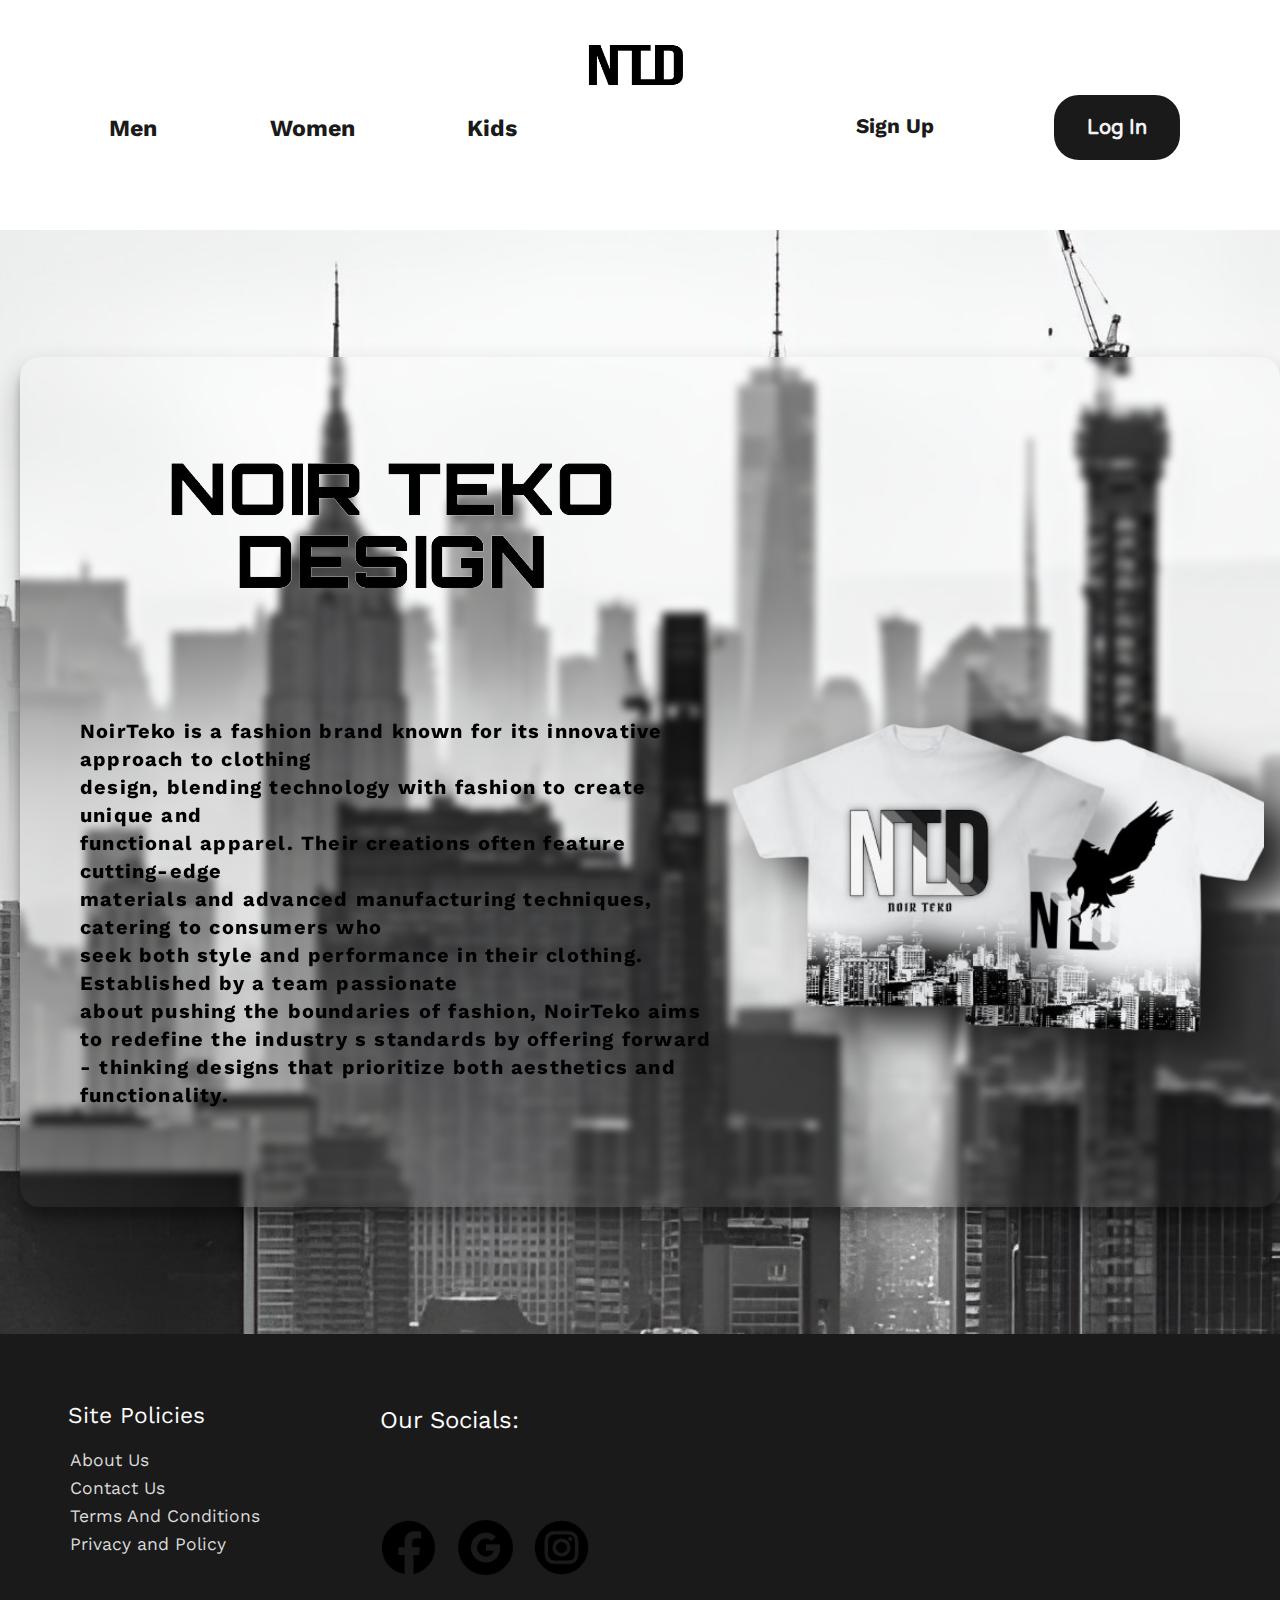
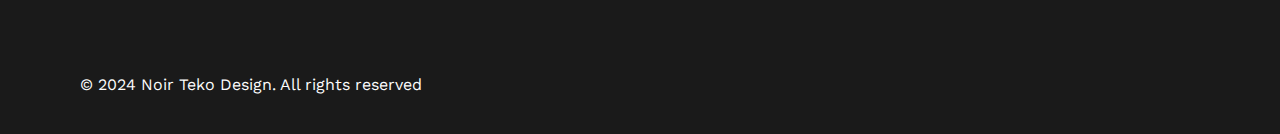
<file: TEKWILL/index.html>
<!DOCTYPE html>
<html>

<head>
    <meta charset="UTF-8">
    <meta name="viewport" content="width=device-width, initial-scale=1.0">
    <link rel="shortcut icon" type="x-icon" href="imagini/NTDblack.png">
    <title>Noir Teko Design</title>
    <link rel="stylesheet" href="css/style.css">
    <link rel="stylesheet" href="https://cdnjs.cloudflare.com/ajax/libs/font-awesome/5.15.2/css/all.min.css">
</head>

<body>

    <div class="full-bar">
        <div class="logo">
            <a href="index.html"><img class="imagine-nav" src="imagini/NTDblack.png" alt="no alt"></a>
        </div>
        <div class="bara-de-navigare">
            <div>
                <a class="navigare ab" href="paginiexterne/Men.html">Men</a>
                <a class="navigare ab" href="paginiexterne/Women.html">Women</a>
                <a class="navigare ab" href="paginiexterne/Kids.html">Kids</a>
                <a class="login" href="paginiexterne/login.html">Log In</a>
                <a class="signup ab" href="paginiexterne/signup.html">Sign Up</a>
            </div>

        </div>
    </div>
    </div>


    <div class="part-full-1234">
        <br />
        <div class="part-1-sus">
            <div class="noirtekodg1">
                <img src="imagini/for-pg-1.png" alt="NoirTekoPh">
            </div>
            <div>
                <p class="text-r1">NoirTeko is a fashion brand known for its innovative approach<br /> to clothing
                    design,
                    blending technology with<br /> fashion to create unique and functional apparel. Their creations
                    <br />often
                    feature cutting-edge materials and<br /> advanced manufacturing techniques, catering to
                    consumers<br /> who seek
                    both style and performance in their clothing<br /> . Established by a team passionate about pushing
                    the
                    <br />boundaries of fashion,NoirTeko aims to redefine the industry's standards <br />by offering
                    forward-thinking designs that <br />prioritize both aesthetics and functionality
                </p>
                <div class="img-p-1"><img class="img-1" src="imagini/NTDforO.png" alt=""></div>

            </div>

            <div class="buton-pp-1">
                <a href="" class="div-shopn">SHOP NOW</a>
                <i class="fas fa-arrow-right"></i>
            </div>

        </div>
    </div>
    <footer class="footer">
        <ul>
            <li class="li-1">Site Policies</li>
            <li class="font-f li-2"><a href="">About Us</a></li>
            <li class="font-f"><a href="">Contact Us</a></li>
            <li class="font-f"><a href="">Terms And Conditions</a></li>
            <li class="font-f"><a href="paginiexterne/privacypolicy.html">Privacy and Policy</a></li>
        </ul>
        </div>
        <div class="clasa-footer">
            <div class="clasa-footer">
                <div class="our-socials-p--">Our Socials:</div>
                <a href="https://www.facebook.com/profile.php?id=61556838354154" target="_blank"><img
                        class="icon-facebook mlk" src="imagini/facebookfooter.png" alt="-"></a>
                <a href="mailto:noirteko.design@gmail.com"><img class="icon-google" src="imagini/googlefooter.png"
                        alt="-"></a>
                <a href="https://www.instagram.com/noirteko.design/" target="_blank">
                    <img class="icon-insta" src="imagini/instagramfooter.png" alt="-"></a>
            </div>
        </div>
        <br /><br />
        <div class="parent-copy">
            <p class="copy-right">© 2024 Noir Teko Design. All rights reserved</p>
        </div>
        <div class="harta-footer">
            <iframe
                src="https://www.google.com/maps/embed?pb=!1m18!1m12!1m3!1d2701.2716342049325!2d28.780613376712758!3d47.387132703106715!2m3!1f0!2f0!3f0!3m2!1i1024!2i768!4f13.1!3m3!1m2!1s0x40cbeee921738c13%3A0x188c7887dfe0f576!2sGimnaziul%20Mitoc!5e0!3m2!1sen!2snl!4v1708437747290!5m2!1sen!2snl"
                width="400" height="300"></iframe>
        </div>
    </footer>

    <script>
        function ajusteazaTextPentru1366() {
            var textElement = document.querySelector('.text-r1');
            var width = window.innerWidth || document.documentElement.clientWidth || document.body.clientWidth;

            if (width === 1366) {
                textElement.innerHTML = 'NoirTeko is a fashion brand known for its innovative approach to clothing<br /> design, blending technology with fashion to create unique and<br /> functional apparel. Their creations often feature cutting-edge<br /> materials and advanced manufacturing techniques, catering to consumers who<br /> seek both style and performance in their clothing. Established by a team passionate<br /> about pushing the boundaries of fashion, NoirTeko aims to redefine the industry s standards by offering forward - thinking designs that prioritize both aesthetics and functionality.';
            } else {
                textElement.innerHTML = 'NoirTeko is a fashion brand known for its innovative approach to clothing<br /> design, blending technology with fashion to create unique and<br /> functional apparel. Their creations often feature cutting-edge<br /> materials and advanced manufacturing techniques, catering to consumers who<br /> seek both style and performance in their clothing. Established by a team passionate<br /> about pushing the boundaries of fashion, NoirTeko aims to redefine the industry s standards by offering forward - thinking designs that prioritize both aesthetics and functionality.';
            }
        }

        window.onload = ajusteazaTextPentru1366;
        window.onresize = ajusteazaTextPentru1366;
    </script>
</body>

</html>
</file>
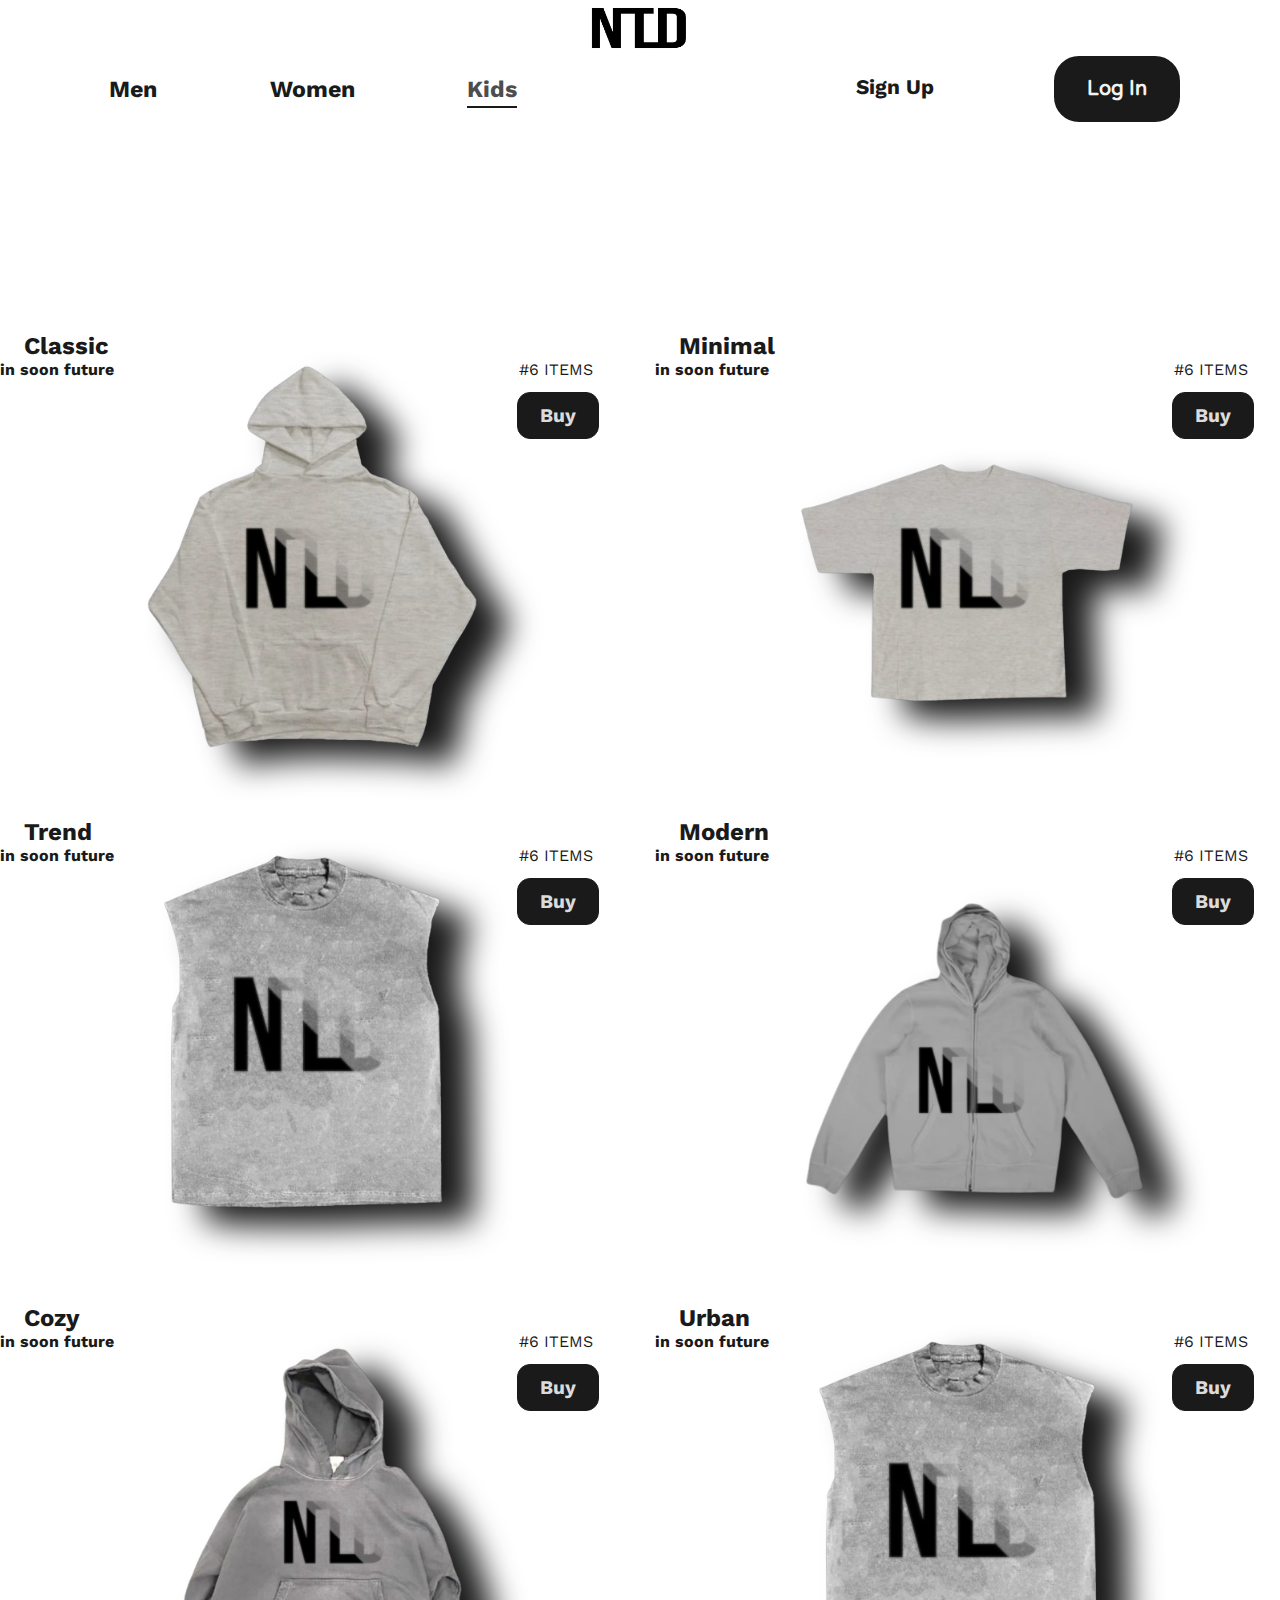
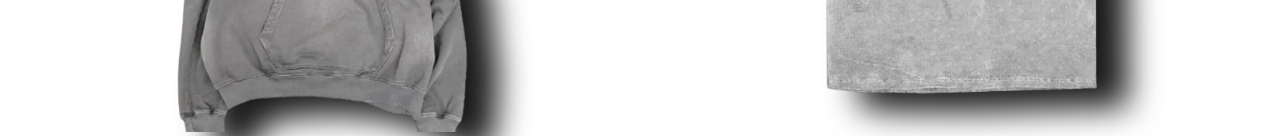
<file: TEKWILL/paginiexterne/Kids.html>
<!DOCTYPE html>
<html>

<head>
    <meta charset="UTF-8">
    <meta name="viewport" content="width=device-width, initial-scale=1.0">
    <link rel="shortcut icon" type="x-icon" href="../imagini/NTDblack.png">
    <title>Noir Teko Design</title>

</head>

<link rel="stylesheet" href="../css/style.css">

<body>
    <div class="full-bar">
        <div class="bara-de-navigare">
            <nav style="padding-top: 75px;">
                <a class="navigare ab " href="Men.html">Men</a>
                <a class="navigare ab " href="Women.html">Women</a>
                <a class="kidsab " href="Kids.html">Kids</a>
                <a class="login " href="login.html">Log In</a>
                <a class="signup ab " href="signup.html">Sign Up</a>
            </nav>
            <a href="../index.html"><img style="position: relative; top: -100px;" class="special-rez"
                    src="../imagini/NTDblack.png" alt="no alt"></a>
        </div>
    </div>
    <div class="grd">
        <!-- row 1 row 1 row 1 row 1 row 1 row 1 -->
        <div class="">
            <section class="section-1-1">
                <div class="section-1-1_e border">
                    <a href="paginiexterne/NTDHanorac.html">
                        <h2>Classic</h2>
                        <img src="../imagini/img-men1.png" alt="NTD" class="opac-men-img-vein filter_blur">
                        <p>#6 ITEMS</p>
                        <h4>in soon future</h4>
                        <div class="buy-bt_n"><a>Buy</a></div>
                    </a>
                </div>
            </section>
        </div>
        <div class="">
            <section class="section-1-2">
                <div class="section-1-2_e border">
                    <a href="paginiexterne/NTDTricouSimple.html">
                        <h2>Minimal</h2>
                        <img src="../imagini/img-men2.png" alt="NTD" class="opac-men-img-vein filter_blur">
                        <p>#6 ITEMS</p>
                        <h4>in soon future</h4>
                        <div class="buy-bt_n"><a>Buy</a></div>
                    </a>
                </div>
            </section>
        </div>
        <div class="">
            <section class="section-1-3">
                <div class="section-1-3_e border">
                    <a href="paginiexterne/NTDTricouFM.html">
                        <h2>Trend</h2>
                        <img src="../imagini/img-men3.png" alt="NTD" class="opac-men-img-vein filter_blur">
                        <p>#6 ITEMS</p>
                        <h4>in soon future</h4>
                        <div class="buy-bt_n"><a>Buy</a></div>
                    </a>
                </div>
            </section>
        </div>

        <!-- Repetarea structurii de încă două ori, fără secțiunea "Bercut" -->

        <div class="">
            <section class="section-1-4">
                <div class="section-1-4_e border">
                    <a href="paginiexterne/NTDCofta.html">
                        <h2>Modern</h2>
                        <img src="../imagini/img-men4.png" alt="NTD" class="opac-men-img-vein filter_blur">
                        <p>#6 ITEMS</p>
                        <h4>in soon future</h4>
                        <div class="buy-bt_n"><a>Buy</a></div>
                    </a>
                </div>
            </section>
        </div>
        <div class="">
            <section class="section-1-5">
                <div class="section-1-5_e border">
                    <a href="paginiexterne/NTDHanoracGros.html">
                        <h2>Cozy</h2>
                        <img src="../imagini/img-men5.png" alt="NTD" class="opac-men-img-vein filter_blur">
                        <p>#6 ITEMS</p>
                        <h4>in soon future</h4>
                        <div class="buy-bt_n"><a>Buy</a></div>
                    </a>
                </div>
            </section>
        </div>

        <div class="">
            <section class="section-1-6">
                <div class="section-1-6_e border">
                    <a href="paginiexterne/NTDTricouFM.html">
                        <h2>Urban</h2>
                        <img src="../imagini/img-men3.png" alt="NTD" class="opac-men-img-vein filter_blur">
                        <p>#6 ITEMS</p>
                        <h4>in soon future</h4>
                        <div class="buy-bt_n"><a>Buy</a></div>
                    </a>
                </div>
            </section>
        </div>
    </div>

</body>

</html>
</file>
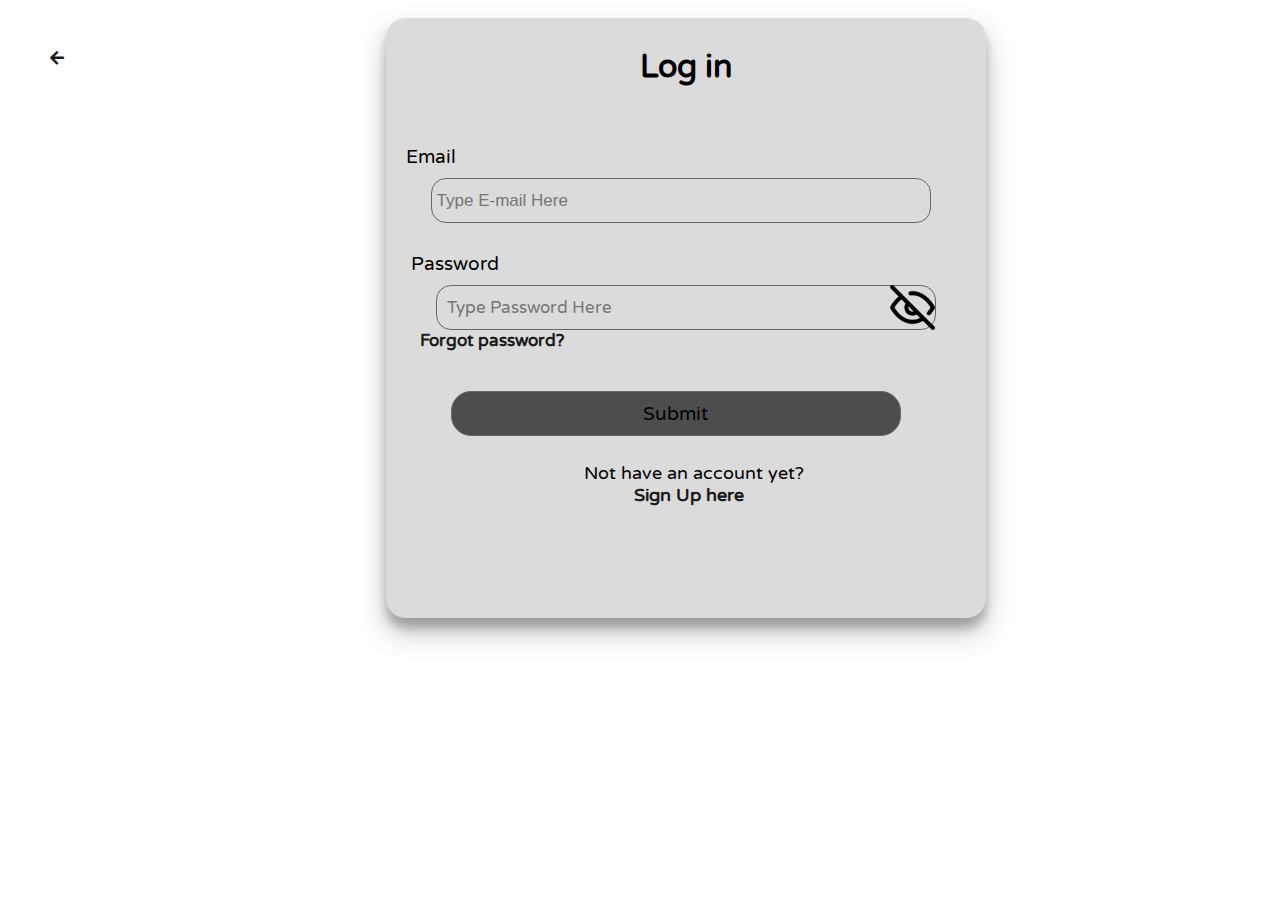
<file: TEKWILL/paginiexterne/login.html>
<html>

<head>
    <meta charset="UTF-8">
    <meta name="viewport" content="width=device-width, initial-scale=1.0">
    <link rel="shortcut icon" type="x-icon" href="../imagini/NTDblack.png">
    <title>Noir Teko Design</title>
    <link rel="stylesheet" href="../css/style.css">
    <link rel="stylesheet" href="https://cdnjs.cloudflare.com/ajax/libs/font-awesome/5.15.2/css/all.min.css">
</head>

<body>
    <a href="../index.html">
        <i class="fas fa-arrow-left backarrow"></i>
    </a>

    <div class="signinbox signinbox2">
        <h1 class="h1s">Log in</h1>
        <form id="loginForm">
            <p class="email-signin">Email</p>
            <input type="email" class="email-signin-box font-f-f" placeholder="Type E-mail Here" id="email">
            <p class="password-signin">Password</p>
            <div class="eye-r">
                <input type="password" class="password-signin-box" placeholder="Type Password Here" id="password">
                <img src="../imagini/eyeclose.png" class="eyecopen" id="eyecon">
            </div>
            <a href="forgotpassword.html" class="forgot-password">Forgot password?</a>
            <input class="button-submit" type="submit" value="Submit">
        </form>
        <br/><br/>
        <div class="acouunt-yet">
            <p class="acouunt-yet">Not have an account yet?<br>
                <a class="text-decoration-none signuphere" href="signup.html">Sign Up here</a>
            </p>
        </div>
    </div>

    <script>
        let eyecon = document.getElementById("eyecon");
        let password = document.getElementById("password");

        eyecon.onclick = function () {
            if (password.type == "password") {
                password.type = "text";
                eyecon.src = "../imagini/eyecopen.png";
                eyecon.style.cssText = "height: 1.5em; width: 2em; margin-right: 10px;";
            } else {
                password.type = "password";
                eyecon.src = "../imagini/eyeclose.png";
                eyecon1.style.cssText = "height: 2.6em; width: 2.2em; margin-right: 10px;";
            }
        };

        document.getElementById("loginForm").addEventListener("submit", function (event) {
            var emailInput = document.getElementById("email");
            var passwordInput = document.getElementById("password");

            if (emailInput.value.trim() === "" || passwordInput.value.trim() === "") {

                event.preventDefault();
                alert("Please fill in all fields.");
            }
        });
    </script>


</body>

</html>
</file>
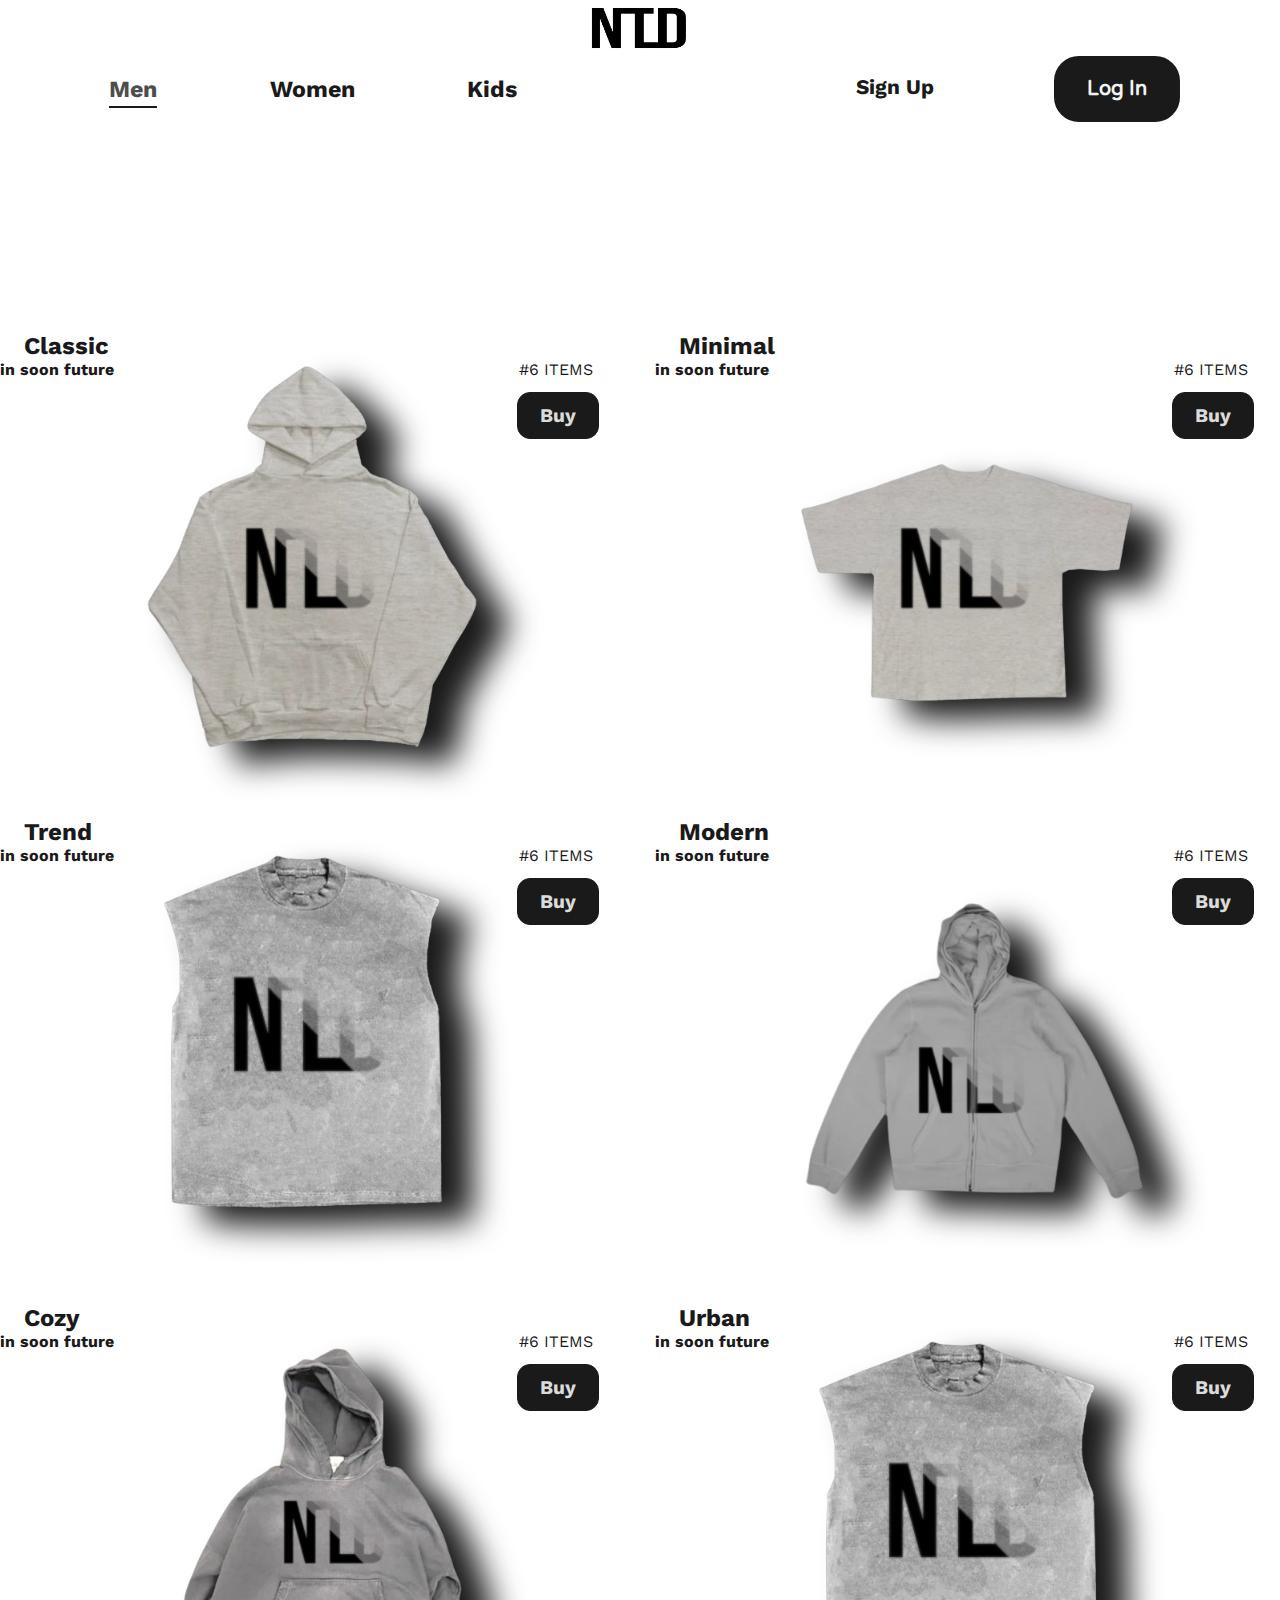
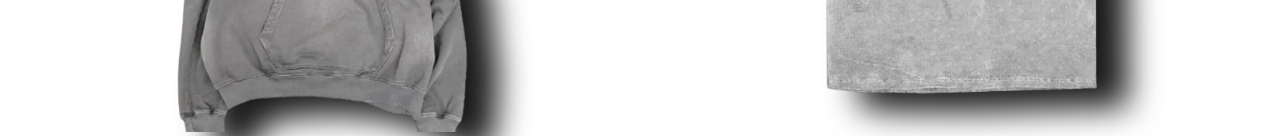
<file: TEKWILL/paginiexterne/Men.html>
<!DOCTYPE html>
<html>

<head>
    <meta charset="UTF-8">
    <meta name="viewport" content="width=device-width, initial-scale=1.0">
    <link rel="shortcut icon" type="x-icon" href="../imagini/NTDblack.png">
    <title>Noir Teko Design</title>

</head>

<link rel="stylesheet" href="../css/style.css">

<body>
    <div class="full-bar">
        <div class="bara-de-navigare">
            <nav style="padding-top: 75px;">
                <a class="menab " href="Men.html">Men</a>
                <a class="navigare ab " href="Women.html">Women</a>
                <a class="navigare ab " href="Kids.html">Kids</a>
                <a class="login " href="login.html">Log In</a>
                <a class="signup ab " href="signup.html">Sign Up</a>
            </nav>
            <a href="../index.html"><img style="position: relative; top: -100px;" class="special-rez"
                    src="../imagini/NTDblack.png" alt="no alt"></a>
        </div>
    </div>

    <div class="grd">
        <!-- row 1 row 1 row 1 row 1 row 1 row 1 -->
        <div class="">
            <section class="section-1-1">
                <div class="section-1-1_e border">
                    <a href="paginiexterne/NTDHanorac.html">
                        <h2>Classic</h2>
                        <img src="../imagini/img-men1.png" alt="NTD" class="opac-men-img-vein filter_blur">
                        <p>#6 ITEMS</p>
                        <h4>in soon future</h4>
                        <div class="buy-bt_n"><a>Buy</a></div>
                    </a>
                </div>
            </section>
        </div>
        <div class="">
            <section class="section-1-2">
                <div class="section-1-2_e border">
                    <a href="paginiexterne/NTDTricouSimple.html">
                        <h2>Minimal</h2>
                        <img src="../imagini/img-men2.png" alt="NTD" class="opac-men-img-vein filter_blur">
                        <p>#6 ITEMS</p>
                        <h4>in soon future</h4>
                        <div class="buy-bt_n"><a>Buy</a></div>
                    </a>
                </div>
            </section>
        </div>
        <div class="">
            <section class="section-1-3">
                <div class="section-1-3_e border">
                    <a href="paginiexterne/NTDTricouFM.html">
                        <h2>Trend</h2>
                        <img src="../imagini/img-men3.png" alt="NTD" class="opac-men-img-vein filter_blur">
                        <p>#6 ITEMS</p>
                        <h4>in soon future</h4>
                        <div class="buy-bt_n"><a>Buy</a></div>
                    </a>
                </div>
            </section>
        </div>

        <!-- Repetarea structurii de încă două ori, fără secțiunea "Bercut" -->

        <div class="">
            <section class="section-1-4">
                <div class="section-1-4_e border">
                    <a href="paginiexterne/NTDCofta.html">
                        <h2>Modern</h2>
                        <img src="../imagini/img-men4.png" alt="NTD" class="opac-men-img-vein filter_blur">
                        <p>#6 ITEMS</p>
                        <h4>in soon future</h4>
                        <div class="buy-bt_n"><a>Buy</a></div>
                    </a>
                </div>
            </section>
        </div>
        <div class="">
            <section class="section-1-5">
                <div class="section-1-5_e border">
                    <a href="paginiexterne/NTDHanoracGros.html">
                        <h2>Cozy</h2>
                        <img src="../imagini/img-men5.png" alt="NTD" class="opac-men-img-vein filter_blur">
                        <p>#6 ITEMS</p>
                        <h4>in soon future</h4>
                        <div class="buy-bt_n"><a>Buy</a></div>
                    </a>
                </div>
            </section>
        </div>

        <div class="">
            <section class="section-1-6">
                <div class="section-1-6_e border">
                    <a href="paginiexterne/NTDTricouFM.html">
                        <h2>Urban</h2>
                        <img src="../imagini/img-men3.png" alt="NTD" class="opac-men-img-vein filter_blur">
                        <p>#6 ITEMS</p>
                        <h4>in soon future</h4>
                        <div class="buy-bt_n"><a>Buy</a></div>
                    </a>
                </div>
            </section>
        </div>
    </div>



</body>

</html>
</file>
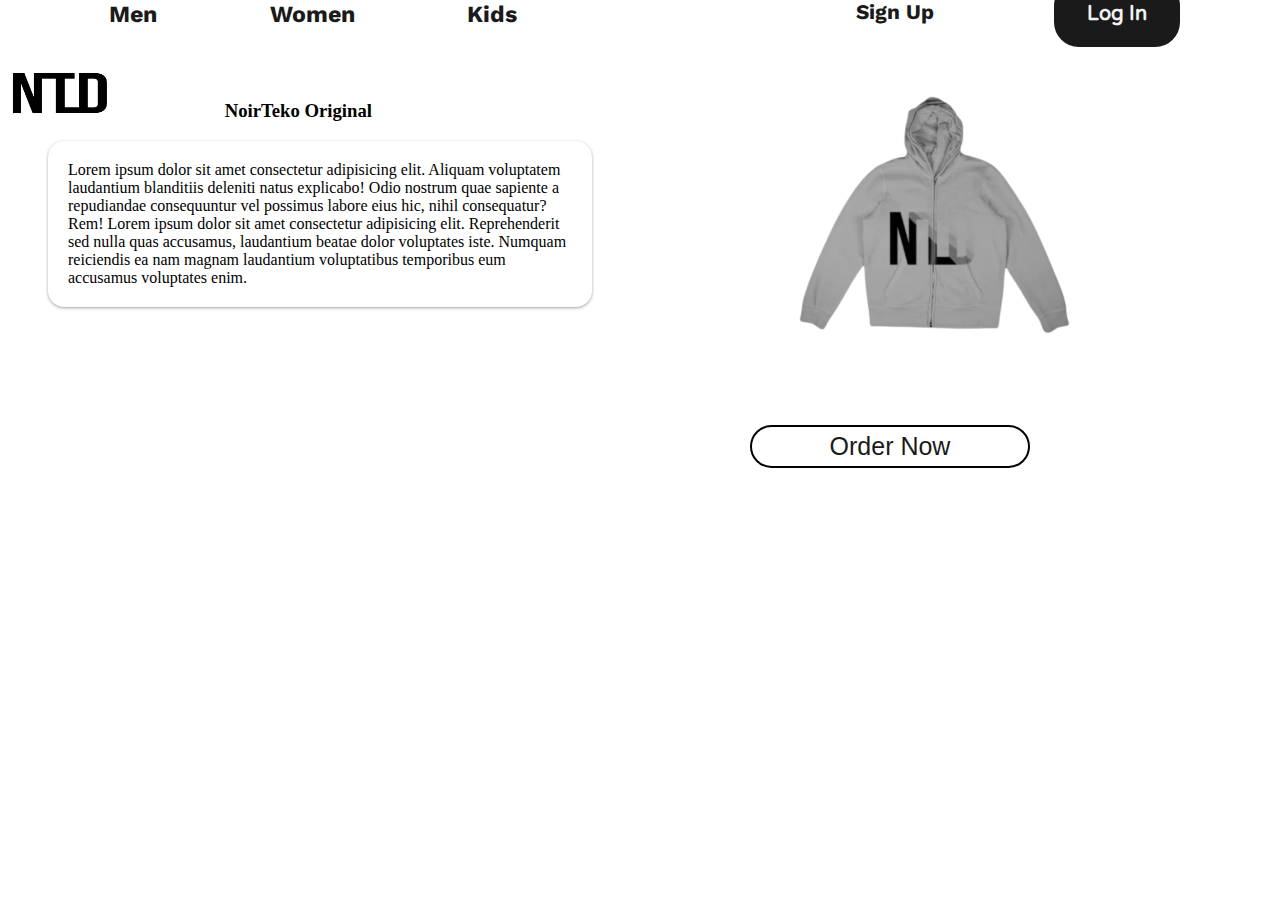
<file: TEKWILL/paginiexterne/NTDCofta.html>
<!DOCTYPE html>
<html lang="en">

<head>
    <meta charset="UTF-8">
    <title>Noir Teko Design</title>
    <link rel="stylesheet" href="../css/style.css">
    <meta name="viewport" content="width=device-width, initial-scale=1.0">
    <link rel="stylesheet" href="https://cdnjs.cloudflare.com/ajax/libs/font-awesome/5.15.2/css/all.min.css">
</head>

<body>
    <div class="full-bar">
        <div class="bara-de-navigare">
            <nav>
                <a class="navigare navi-link ab" href="../paginiexterne/Men.html">Men</a>
                <a class="navigare ab" href="../paginiexterne/Women.html">Women</a>
                <a class="navigare ab" href="../paginiexterne/Kids.html">Kids</a>
                <a class="login" href="../paginiexterne/login.html">Log In</a>
                <a class="signup ab" href="../paginiexterne/signup.html">Sign Up</a>
            </nav>

            <a href="index.html"><img class="imagine-nav" src="../imagini/NTDblack.png" alt="no alt"></a>
        </div>
    </div>
    <div class="divinfo">
        <h3>NoirTeko Original</h3>
        <nav class="textinfo">
            Lorem ipsum dolor sit amet consectetur adipisicing elit. Aliquam voluptatem laudantium blanditiis deleniti
            natus explicabo! Odio nostrum quae sapiente a repudiandae consequuntur vel possimus labore eius hic, nihil
            consequatur? Rem! Lorem ipsum dolor sit amet consectetur adipisicing elit. Reprehenderit sed nulla quas
            accusamus, laudantium beatae dolor voluptates iste. Numquam reiciendis ea nam magnam laudantium voluptatibus
            temporibus eum accusamus voluptates enim.
        </nav>
    </div>
    <div class="divprodus">
        <img class="fototovar" src="../imagini/img-men4.png">
    </div>
    <div class="button-buy">
        <a href="">
            Order Now
        </a>
    </div>

</body>

</html>
</file>
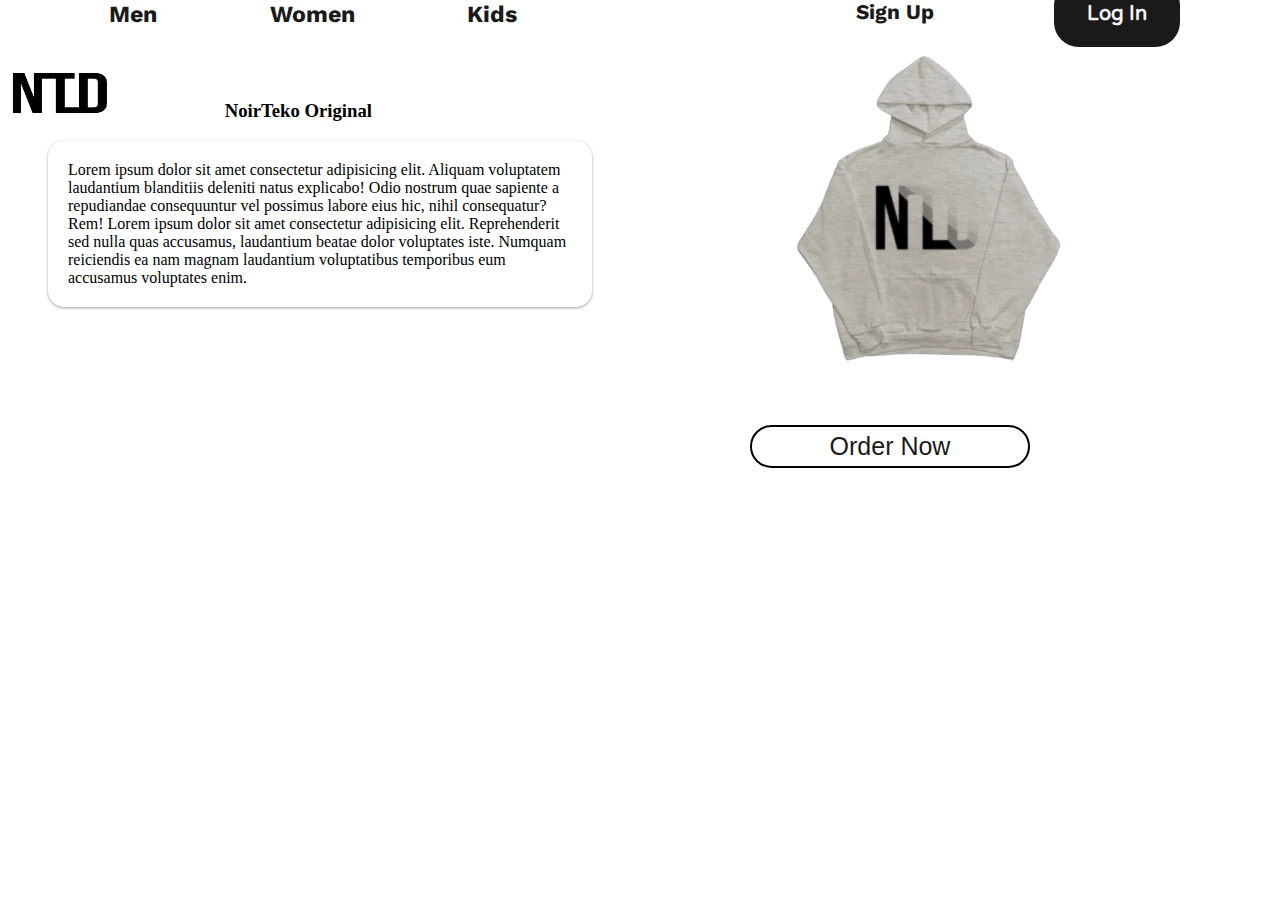
<file: TEKWILL/paginiexterne/NTDHanorac.html>
<!DOCTYPE html>
<html lang="en">

<head>
    <meta charset="UTF-8">
    <title>Noir Teko Design</title>
    <link rel="stylesheet" href="../css/style.css">
    <meta name="viewport" content="width=device-width, initial-scale=1.0">
    <link rel="stylesheet" href="https://cdnjs.cloudflare.com/ajax/libs/font-awesome/5.15.2/css/all.min.css">
</head>

<body>
    <div class="full-bar">
        <div class="bara-de-navigare">
            <nav>
                <a class="navigare navi-link ab" href="../paginiexterne/Men.html">Men</a>
                <a class="navigare ab" href="../paginiexterne/Women.html">Women</a>
                <a class="navigare ab" href="../paginiexterne/Kids.html">Kids</a>
                <a class="login" href="../paginiexterne/login.html">Log In</a>
                <a class="signup ab" href="../paginiexterne/signup.html">Sign Up</a>
            </nav>

            <a href="index.html"><img class="imagine-nav" src="../imagini/NTDblack.png" alt="no alt"></a>
        </div>
    </div>
    <div class="divinfo">
        <h3>NoirTeko Original</h3>
        <nav class="textinfo">
            Lorem ipsum dolor sit amet consectetur adipisicing elit. Aliquam voluptatem laudantium blanditiis deleniti
            natus explicabo! Odio nostrum quae sapiente a repudiandae consequuntur vel possimus labore eius hic, nihil
            consequatur? Rem! Lorem ipsum dolor sit amet consectetur adipisicing elit. Reprehenderit sed nulla quas
            accusamus, laudantium beatae dolor voluptates iste. Numquam reiciendis ea nam magnam laudantium voluptatibus
            temporibus eum accusamus voluptates enim.
        </nav>
    </div>
    <div class="divprodus">
        <img class="fototovar" src="../imagini/img-men1.png">
    </div>
    <div class="button-buy">
        <a href="">
            Order Now
        </a>
    </div>

</body>

</html>
</file>
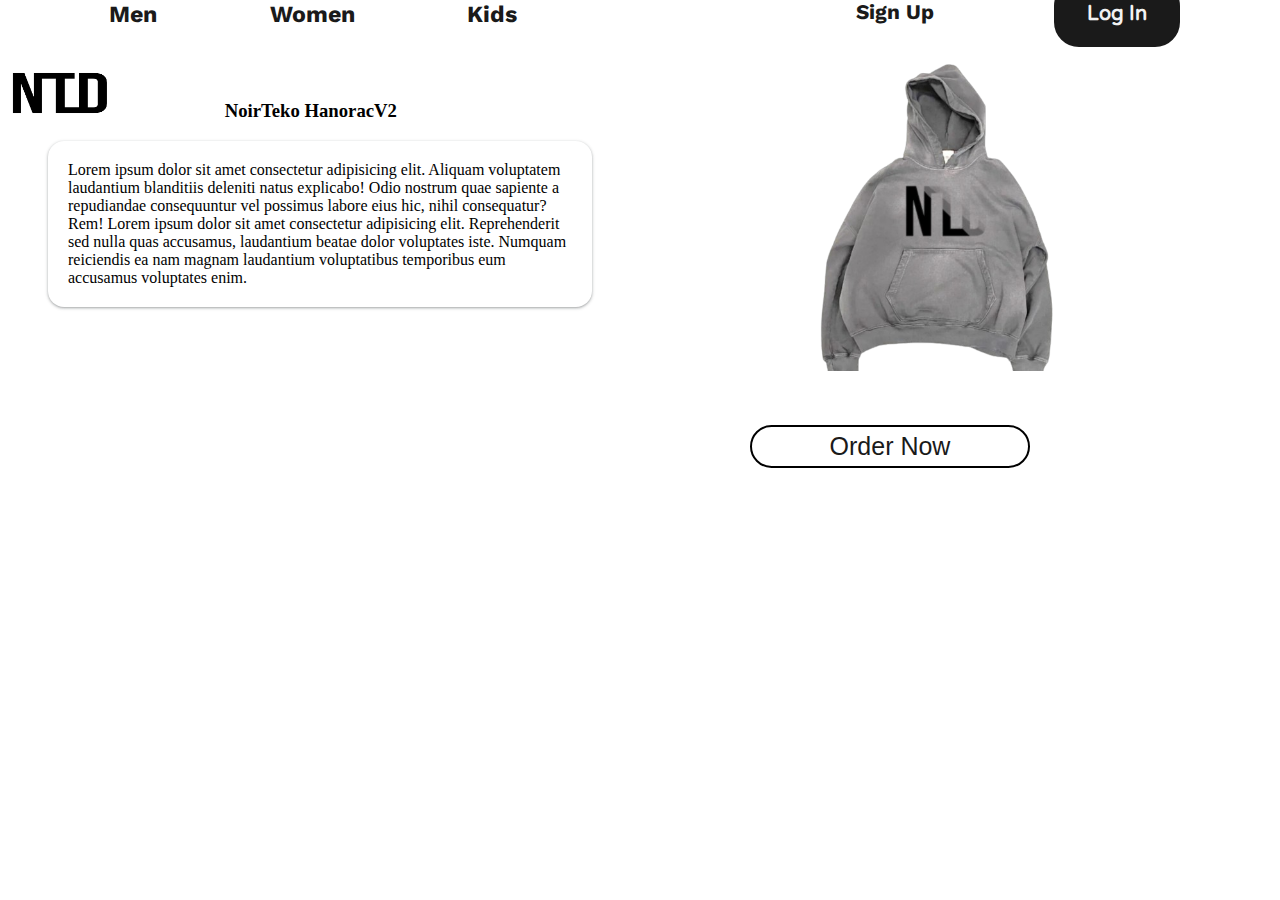
<file: TEKWILL/paginiexterne/NTDHanoracGros.html>
<!DOCTYPE html>
<html lang="en">

<head>
    <meta charset="UTF-8">
    <title>Noir Teko Design</title>
    <link rel="stylesheet" href="../css/style.css">
    <meta name="viewport" content="width=device-width, initial-scale=1.0">
    <link rel="stylesheet" href="https://cdnjs.cloudflare.com/ajax/libs/font-awesome/5.15.2/css/all.min.css">
</head>

<body>
    <div class="full-bar">
        <div class="bara-de-navigare">
            <nav>
                <a class="navigare navi-link ab" href="../paginiexterne/Men.html">Men</a>
                <a class="navigare ab" href="../paginiexterne/Women.html">Women</a>
                <a class="navigare ab" href="../paginiexterne/Kids.html">Kids</a>
                <a class="login" href="../paginiexterne/login.html">Log In</a>
                <a class="signup ab" href="../paginiexterne/signup.html">Sign Up</a>
            </nav>

            <a href="index.html"><img class="imagine-nav" src="../imagini/NTDblack.png" alt="no alt"></a>
        </div>
    </div>
    <div class="divinfo">
        <h3>NoirTeko HanoracV2</h3>
        <nav class="textinfo">
            Lorem ipsum dolor sit amet consectetur adipisicing elit. Aliquam voluptatem laudantium blanditiis deleniti
            natus explicabo! Odio nostrum quae sapiente a repudiandae consequuntur vel possimus labore eius hic, nihil
            consequatur? Rem! Lorem ipsum dolor sit amet consectetur adipisicing elit. Reprehenderit sed nulla quas
            accusamus, laudantium beatae dolor voluptates iste. Numquam reiciendis ea nam magnam laudantium voluptatibus
            temporibus eum accusamus voluptates enim.
        </nav>
    </div>
    <div class="divprodus">
        <img class="fototovar" src="../imagini/img-men5.png">
    </div>
    <div class="button-buy">
        <a href="">
            Order Now
        </a>
    </div>

</body>

</html>
</file>
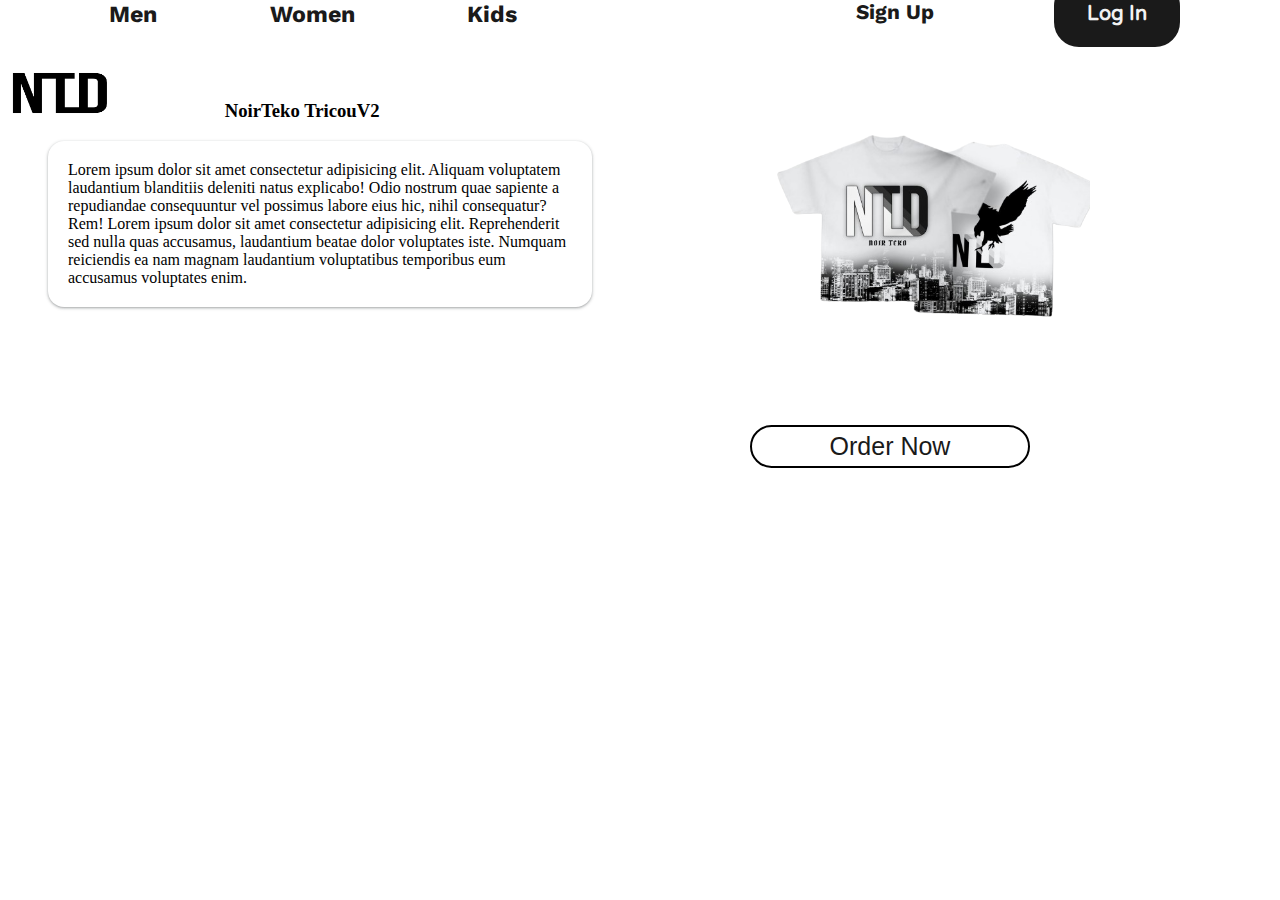
<file: TEKWILL/paginiexterne/NTDTricouBercut.html>
<!DOCTYPE html>
<html lang="en">

<head>
    <meta charset="UTF-8">
    <title>Noir Teko Design</title>
    <link rel="stylesheet" href="../css/style.css">
    <meta name="viewport" content="width=device-width, initial-scale=1.0">
    <link rel="stylesheet" href="https://cdnjs.cloudflare.com/ajax/libs/font-awesome/5.15.2/css/all.min.css">
</head>

<body>
    <div class="full-bar">
        <div class="bara-de-navigare">
            <nav>
                <a class="navigare navi-link ab" href="../paginiexterne/Men.html">Men</a>
                <a class="navigare ab" href="../paginiexterne/Women.html">Women</a>
                <a class="navigare ab" href="../paginiexterne/Kids.html">Kids</a>
                <a class="login" href="../paginiexterne/login.html">Log In</a>
                <a class="signup ab" href="../paginiexterne/signup.html">Sign Up</a>
            </nav>

            <a href="index.html"><img class="imagine-nav" src="../imagini/NTDblack.png" alt="no alt"></a>
        </div>
    </div>
    <div class="divinfo">
        <h3>NoirTeko TricouV2</h3>
        <nav class="textinfo">
            Lorem ipsum dolor sit amet consectetur adipisicing elit. Aliquam voluptatem laudantium blanditiis deleniti
            natus explicabo! Odio nostrum quae sapiente a repudiandae consequuntur vel possimus labore eius hic, nihil
            consequatur? Rem! Lorem ipsum dolor sit amet consectetur adipisicing elit. Reprehenderit sed nulla quas
            accusamus, laudantium beatae dolor voluptates iste. Numquam reiciendis ea nam magnam laudantium voluptatibus
            temporibus eum accusamus voluptates enim.
        </nav>
    </div>
    <div class="divprodus">
        <img class="fototovar" src="../imagini/NTDforO.png">
    </div>
    <div class="button-buy">
        <a href="">
            Order Now
        </a>
    </div>

</body>

</html>
</file>
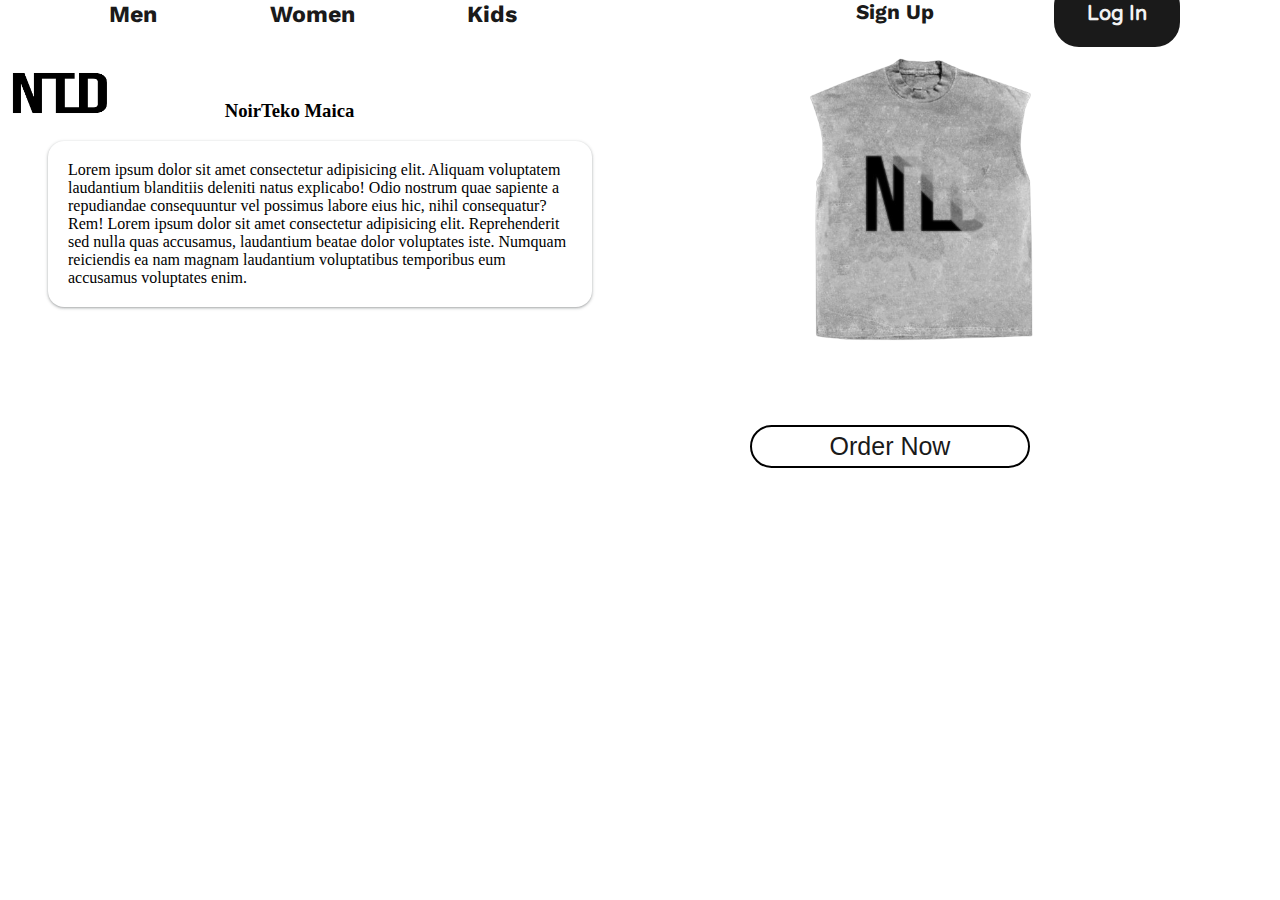
<file: TEKWILL/paginiexterne/NTDTricouFM.html>
<!DOCTYPE html>
<html lang="en">

<head>
    <meta charset="UTF-8">
    <title>Noir Teko Design</title>
    <link rel="stylesheet" href="../css/style.css">
    <meta name="viewport" content="width=device-width, initial-scale=1.0">
    <link rel="stylesheet" href="https://cdnjs.cloudflare.com/ajax/libs/font-awesome/5.15.2/css/all.min.css">
</head>

<body>
    <div class="full-bar">
        <div class="bara-de-navigare">
            <nav>
                <a class="navigare navi-link ab" href="../paginiexterne/Men.html">Men</a>
                <a class="navigare ab" href="../paginiexterne/Women.html">Women</a>
                <a class="navigare ab" href="../paginiexterne/Kids.html">Kids</a>
                <a class="login" href="../paginiexterne/login.html">Log In</a>
                <a class="signup ab" href="../paginiexterne/signup.html">Sign Up</a>
            </nav>

            <a href="index.html"><img class="imagine-nav" src="../imagini/NTDblack.png" alt="no alt"></a>
        </div>
    </div>
    <div class="divinfo">
        <h3>NoirTeko Maica</h3>
        <nav class="textinfo">
            Lorem ipsum dolor sit amet consectetur adipisicing elit. Aliquam voluptatem laudantium blanditiis deleniti
            natus explicabo! Odio nostrum quae sapiente a repudiandae consequuntur vel possimus labore eius hic, nihil
            consequatur? Rem! Lorem ipsum dolor sit amet consectetur adipisicing elit. Reprehenderit sed nulla quas
            accusamus, laudantium beatae dolor voluptates iste. Numquam reiciendis ea nam magnam laudantium voluptatibus
            temporibus eum accusamus voluptates enim.
        </nav>
    </div>
    <div class="divprodus">
        <img class="fototovar" src="../imagini/img-men3.png">
    </div>
    <div class="button-buy">
        <a href="">
            Order Now
        </a>
    </div>

</body>

</html>
</file>
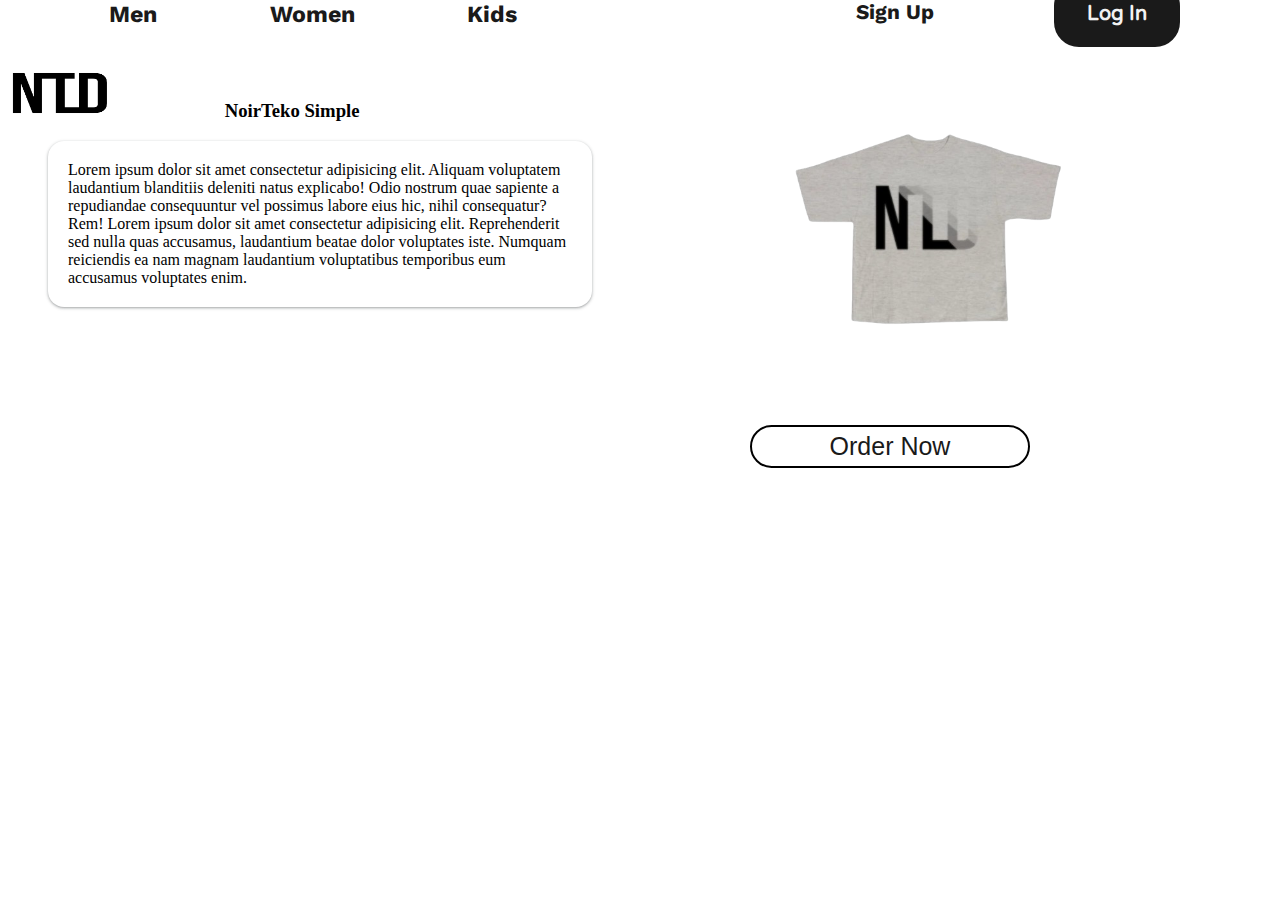
<file: TEKWILL/paginiexterne/NTDTricouSimple.html>
<!DOCTYPE html>
<html lang="en">

<head>
    <meta charset="UTF-8">
    <title>Noir Teko Design</title>
    <link rel="stylesheet" href="../css/style.css">
    <meta name="viewport" content="width=device-width, initial-scale=1.0">
    <link rel="stylesheet" href="https://cdnjs.cloudflare.com/ajax/libs/font-awesome/5.15.2/css/all.min.css">
</head>

<body>
    <div class="full-bar">
        <div class="bara-de-navigare">
            <nav>
                <a class="navigare navi-link ab" href="../paginiexterne/Men.html">Men</a>
                <a class="navigare ab" href="../paginiexterne/Women.html">Women</a>
                <a class="navigare ab" href="../paginiexterne/Kids.html">Kids</a>
                <a class="login" href="../paginiexterne/login.html">Log In</a>
                <a class="signup ab" href="../paginiexterne/signup.html">Sign Up</a>
            </nav>

            <a href="index.html"><img class="imagine-nav" src="../imagini/NTDblack.png" alt="no alt"></a>
        </div>
    </div>
    <div class="divinfo">
        <h3>NoirTeko Simple</h3>
        <nav class="textinfo">
            Lorem ipsum dolor sit amet consectetur adipisicing elit. Aliquam voluptatem laudantium blanditiis deleniti
            natus explicabo! Odio nostrum quae sapiente a repudiandae consequuntur vel possimus labore eius hic, nihil
            consequatur? Rem! Lorem ipsum dolor sit amet consectetur adipisicing elit. Reprehenderit sed nulla quas
            accusamus, laudantium beatae dolor voluptates iste. Numquam reiciendis ea nam magnam laudantium voluptatibus
            temporibus eum accusamus voluptates enim.
        </nav>
    </div>
    <div class="divprodus">
        <img class="fototovar" src="../imagini/img-men2.png">
    </div>
    <div class="button-buy">
        <a href="">
            Order Now
        </a>
    </div>

</body>

</html>
</file>
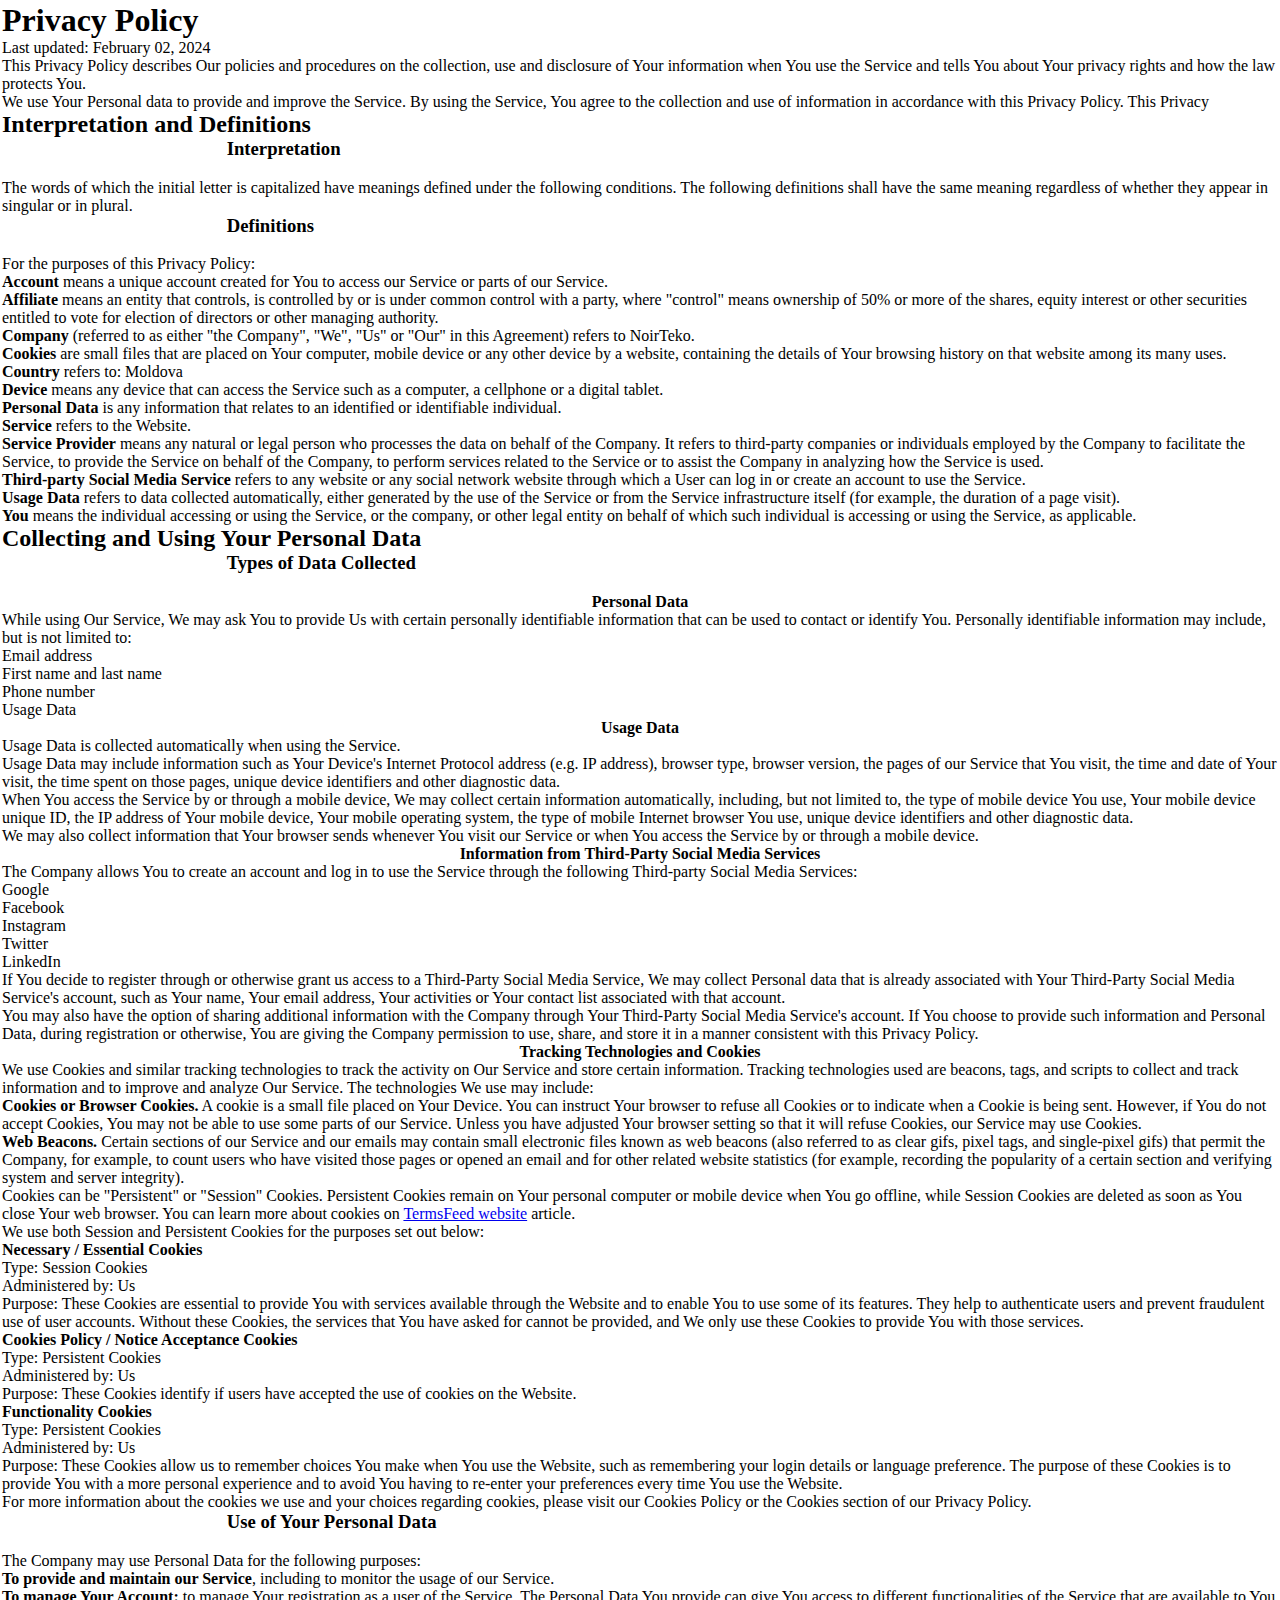
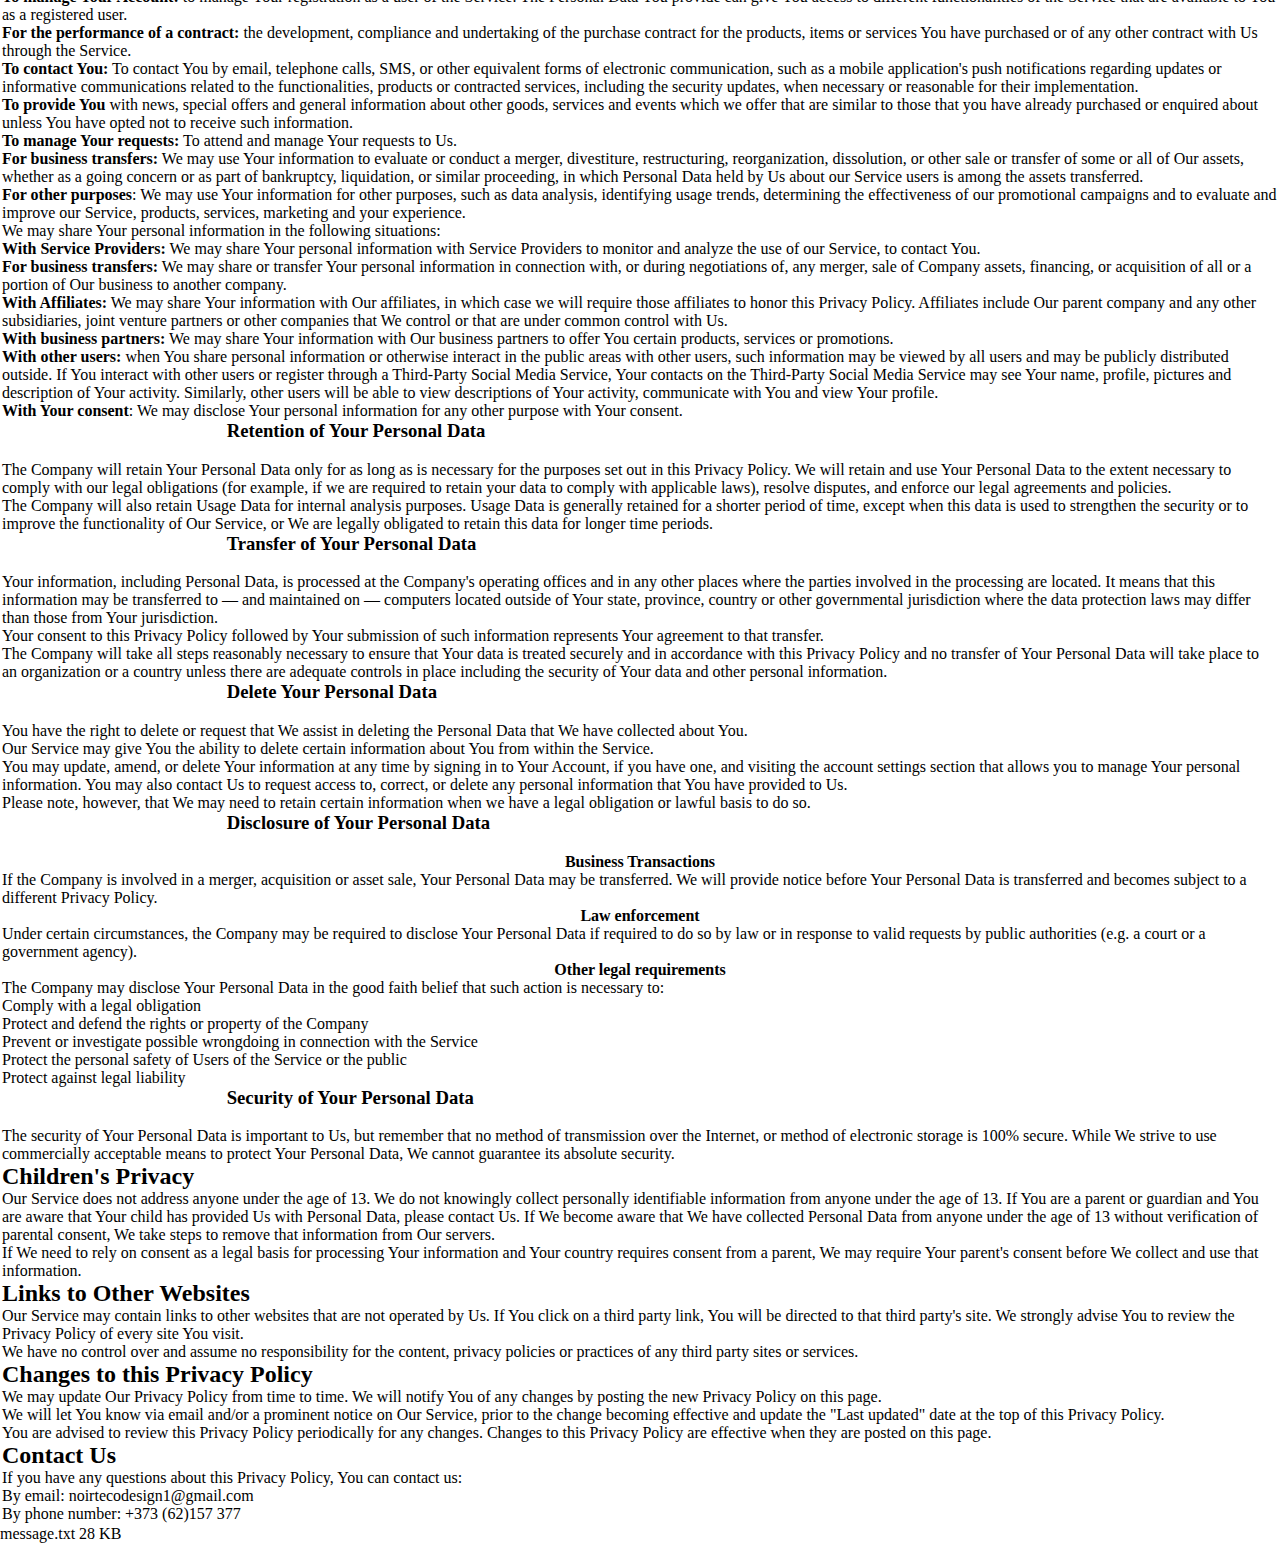
<file: TEKWILL/paginiexterne/privacypolicy.html>
<!DOCTYPE html>
<html lang="en">

<head>
    <meta charset="UTF-8">
    <meta name="viewport" content="width=device-width, initial-scale=1.0">
    <title>Noir Teko Design</title>
</head>

<link rel="stylesheet" href="../css/style.css">

<body>
    <div class="div-privacy-1">
        <table>
            <tr>
                <td class="privacy-policy">
                    <h1>Privacy Policy</h1>
                    <p>Last updated: February 02, 2024</p>
                    <p>This Privacy Policy describes Our policies and procedures on the collection, use and disclosure
                        of Your information when You use the Service and tells You about Your privacy rights and how the
                        law protects You.</p>
                    <p>We use Your Personal data to provide and improve the Service. By using the Service, You agree to
                        the collection and use of information in accordance with this Privacy Policy. This Privacy</p>
                    <h2>Interpretation and Definitions</h2>
                    <h3>Interpretation</h3>
                    <p>The words of which the initial letter is capitalized have meanings defined under the following
                        conditions. The following definitions shall have the same meaning regardless of whether they
                        appear in singular or in plural.</p>
                    <h3>Definitions</h3>
                    <p>For the purposes of this Privacy Policy:</p>
                    <ul>
                        <li>
                            <p><strong>Account</strong> means a unique account created for You to access our Service or
                                parts of our Service.</p>
                        </li>
                        <li>
                            <p><strong>Affiliate</strong> means an entity that controls, is controlled by or is under
                                common control with a party, where &quot;control&quot; means ownership of 50% or more of
                                the shares, equity interest or other securities entitled to vote for election of
                                directors or other managing authority.</p>
                        </li>
                        <li>
                            <p><strong>Company</strong> (referred to as either &quot;the Company&quot;, &quot;We&quot;,
                                &quot;Us&quot; or &quot;Our&quot; in this Agreement) refers to NoirTeko.</p>
                        </li>
                        <li>
                            <p><strong>Cookies</strong> are small files that are placed on Your computer, mobile device
                                or any other device by a website, containing the details of Your browsing history on
                                that website among its many uses.</p>
                        </li>
                        <li>
                            <p><strong>Country</strong> refers to: Moldova</p>
                        </li>
                        <li>
                            <p><strong>Device</strong> means any device that can access the Service such as a computer,
                                a cellphone or a digital tablet.</p>
                        </li>
                        <li>
                            <p><strong>Personal Data</strong> is any information that relates to an identified or
                                identifiable individual.</p>
                        </li>
                        <li>
                            <p><strong>Service</strong> refers to the Website.</p>
                        </li>
                        <li>
                            <p><strong>Service Provider</strong> means any natural or legal person who processes the
                                data on behalf of the Company. It refers to third-party companies or individuals
                                employed by the Company to facilitate the Service, to provide the Service on behalf of
                                the Company, to perform services related to the Service or to assist the Company in
                                analyzing how the Service is used.</p>
                        </li>
                        <li>
                            <p><strong>Third-party Social Media Service</strong> refers to any website or any social
                                network website through which a User can log in or create an account to use the Service.
                            </p>
                        </li>
                        <li>
                            <p><strong>Usage Data</strong> refers to data collected automatically, either generated by
                                the use of the Service or from the Service infrastructure itself (for example, the
                                duration of a page visit).</p>
                        </li>
                        <li>
                            <p><strong>You</strong> means the individual accessing or using the Service, or the company,
                                or other legal entity on behalf of which such individual is accessing or using the
                                Service, as applicable.</p>
                        </li>
                    </ul>
                    <h2>Collecting and Using Your Personal Data</h2>
                    <h3>Types of Data Collected</h3>
                    <h4>Personal Data</h4>
                    <p>While using Our Service, We may ask You to provide Us with certain personally identifiable
                        information that can be used to contact or identify You. Personally identifiable information may
                        include, but is not limited to:</p>
                    <ul>
                        <li>
                            <p>Email address</p>
                        </li>
                        <li>
                            <p>First name and last name</p>
                        </li>
                        <li>
                            <p>Phone number</p>
                        </li>
                        <li>
                            <p>Usage Data</p>
                        </li>
                    </ul>
                    <h4>Usage Data</h4>
                    <p>Usage Data is collected automatically when using the Service.</p>
                    <p>Usage Data may include information such as Your Device's Internet Protocol address (e.g. IP
                        address), browser type, browser version, the pages of our Service that You visit, the time and
                        date of Your visit, the time spent on those pages, unique device identifiers and other
                        diagnostic data.</p>
                    <p>When You access the Service by or through a mobile device, We may collect certain information
                        automatically, including, but not limited to, the type of mobile device You use, Your mobile
                        device unique ID, the IP address of Your mobile device, Your mobile operating system, the type
                        of mobile Internet browser You use, unique device identifiers and other diagnostic data.</p>
                    <p>We may also collect information that Your browser sends whenever You visit our Service or when
                        You access the Service by or through a mobile device.</p>
                    <h4>Information from Third-Party Social Media Services</h4>
                    <p>The Company allows You to create an account and log in to use the Service through the following
                        Third-party Social Media Services:</p>
                    <ul>
                        <li>Google</li>
                        <li>Facebook</li>
                        <li>Instagram</li>
                        <li>Twitter</li>
                        <li>LinkedIn</li>
                    </ul>
                    <p>If You decide to register through or otherwise grant us access to a Third-Party Social Media
                        Service, We may collect Personal data that is already associated with Your Third-Party Social
                        Media Service's account, such as Your name, Your email address, Your activities or Your contact
                        list associated with that account.</p>
                    <p>You may also have the option of sharing additional information with the Company through Your
                        Third-Party Social Media Service's account. If You choose to provide such information and
                        Personal Data, during registration or otherwise, You are giving the Company permission to use,
                        share, and store it in a manner consistent with this Privacy Policy.</p>
                    <h4>Tracking Technologies and Cookies</h4>
                    <p>We use Cookies and similar tracking technologies to track the activity on Our Service and store
                        certain information. Tracking technologies used are beacons, tags, and scripts to collect and
                        track information and to improve and analyze Our Service. The technologies We use may include:
                    </p>
                    <ul>
                        <li><strong>Cookies or Browser Cookies.</strong> A cookie is a small file placed on Your Device.
                            You can instruct Your browser to refuse all Cookies or to indicate when a Cookie is being
                            sent. However, if You do not accept Cookies, You may not be able to use some parts of our
                            Service. Unless you have adjusted Your browser setting so that it will refuse Cookies, our
                            Service may use Cookies.</li>
                        <li><strong>Web Beacons.</strong> Certain sections of our Service and our emails may contain
                            small electronic files known as web beacons (also referred to as clear gifs, pixel tags, and
                            single-pixel gifs) that permit the Company, for example, to count users who have visited
                            those pages or opened an email and for other related website statistics (for example,
                            recording the popularity of a certain section and verifying system and server integrity).
                        </li>
                    </ul>
                    <p>Cookies can be &quot;Persistent&quot; or &quot;Session&quot; Cookies. Persistent Cookies remain
                        on Your personal computer or mobile device when You go offline, while Session Cookies are
                        deleted as soon as You close Your web browser. You can learn more about cookies on <a
                            href="https://www.termsfeed.com/blog/cookies/#What_Are_Cookies" target="_blank">TermsFeed
                            website</a> article.</p>
                    <p>We use both Session and Persistent Cookies for the purposes set out below:</p>
                    <ul>
                        <li>
                            <p><strong>Necessary / Essential Cookies</strong></p>
                            <p>Type: Session Cookies</p>
                            <p>Administered by: Us</p>
                            <p>Purpose: These Cookies are essential to provide You with services available through the
                                Website and to enable You to use some of its features. They help to authenticate users
                                and prevent fraudulent use of user accounts. Without these Cookies, the services that
                                You have asked for cannot be provided, and We only use these Cookies to provide You with
                                those services.</p>
                        </li>
                        <li>
                            <p><strong>Cookies Policy / Notice Acceptance Cookies</strong></p>
                            <p>Type: Persistent Cookies</p>
                            <p>Administered by: Us</p>
                            <p>Purpose: These Cookies identify if users have accepted the use of cookies on the Website.
                            </p>
                        </li>
                        <li>
                            <p><strong>Functionality Cookies</strong></p>
                            <p>Type: Persistent Cookies</p>
                            <p>Administered by: Us</p>
                            <p>Purpose: These Cookies allow us to remember choices You make when You use the Website,
                                such as remembering your login details or language preference. The purpose of these
                                Cookies is to provide You with a more personal experience and to avoid You having to
                                re-enter your preferences every time You use the Website.</p>
                        </li>
                    </ul>
                    <p>For more information about the cookies we use and your choices regarding cookies, please visit
                        our Cookies Policy or the Cookies section of our Privacy Policy.</p>
                    <h3>Use of Your Personal Data</h3>
                    <p>The Company may use Personal Data for the following purposes:</p>
                    <ul>
                        <li>
                            <p><strong>To provide and maintain our Service</strong>, including to monitor the usage of
                                our Service.</p>
                        </li>
                        <li>
                            <p><strong>To manage Your Account:</strong> to manage Your registration as a user of the
                                Service. The Personal Data You provide can give You access to different functionalities
                                of the Service that are available to You as a registered user.</p>
                        </li>
                        <li>
                            <p><strong>For the performance of a contract:</strong> the development, compliance and
                                undertaking of the purchase contract for the products, items or services You have
                                purchased or of any other contract with Us through the Service.</p>
                        </li>
                        <li>
                            <p><strong>To contact You:</strong> To contact You by email, telephone calls, SMS, or other
                                equivalent forms of electronic communication, such as a mobile application's push
                                notifications regarding updates or informative communications related to the
                                functionalities, products or contracted services, including the security updates, when
                                necessary or reasonable for their implementation.</p>
                        </li>
                        <li>
                            <p><strong>To provide You</strong> with news, special offers and general information about
                                other goods, services and events which we offer that are similar to those that you have
                                already purchased or enquired about unless You have opted not to receive such
                                information.</p>
                        </li>
                        <li>
                            <p><strong>To manage Your requests:</strong> To attend and manage Your requests to Us.</p>
                        </li>
                        <li>
                            <p><strong>For business transfers:</strong> We may use Your information to evaluate or
                                conduct a merger, divestiture, restructuring, reorganization, dissolution, or other sale
                                or transfer of some or all of Our assets, whether as a going concern or as part of
                                bankruptcy, liquidation, or similar proceeding, in which Personal Data held by Us about
                                our Service users is among the assets transferred.</p>
                        </li>
                        <li>
                            <p><strong>For other purposes</strong>: We may use Your information for other purposes, such
                                as data analysis, identifying usage trends, determining the effectiveness of our
                                promotional campaigns and to evaluate and improve our Service, products, services,
                                marketing and your experience.</p>
                        </li>
                    </ul>
                    <p>We may share Your personal information in the following situations:</p>
                    <ul>
                        <li><strong>With Service Providers:</strong> We may share Your personal information with Service
                            Providers to monitor and analyze the use of our Service, to contact You.</li>
                        <li><strong>For business transfers:</strong> We may share or transfer Your personal information
                            in connection with, or during negotiations of, any merger, sale of Company assets,
                            financing, or acquisition of all or a portion of Our business to another company.</li>
                        <li><strong>With Affiliates:</strong> We may share Your information with Our affiliates, in
                            which case we will require those affiliates to honor this Privacy Policy. Affiliates include
                            Our parent company and any other subsidiaries, joint venture partners or other companies
                            that We control or that are under common control with Us.</li>
                        <li><strong>With business partners:</strong> We may share Your information with Our business
                            partners to offer You certain products, services or promotions.</li>
                        <li><strong>With other users:</strong> when You share personal information or otherwise interact
                            in the public areas with other users, such information may be viewed by all users and may be
                            publicly distributed outside. If You interact with other users or register through a
                            Third-Party Social Media Service, Your contacts on the Third-Party Social Media Service may
                            see Your name, profile, pictures and description of Your activity. Similarly, other users
                            will be able to view descriptions of Your activity, communicate with You and view Your
                            profile.</li>
                        <li><strong>With Your consent</strong>: We may disclose Your personal information for any other
                            purpose with Your consent.</li>
                    </ul>
                    <h3>Retention of Your Personal Data</h3>
                    <p>The Company will retain Your Personal Data only for as long as is necessary for the purposes set
                        out in this Privacy Policy. We will retain and use Your Personal Data to the extent necessary to
                        comply with our legal obligations (for example, if we are required to retain your data to comply
                        with applicable laws), resolve disputes, and enforce our legal agreements and policies.</p>
                    <p>The Company will also retain Usage Data for internal analysis purposes. Usage Data is generally
                        retained for a shorter period of time, except when this data is used to strengthen the security
                        or to improve the functionality of Our Service, or We are legally obligated to retain this data
                        for longer time periods.</p>
                    <h3>Transfer of Your Personal Data</h3>
                    <p>Your information, including Personal Data, is processed at the Company's operating offices and in
                        any other places where the parties involved in the processing are located. It means that this
                        information may be transferred to — and maintained on — computers located outside of Your state,
                        province, country or other governmental jurisdiction where the data protection laws may differ
                        than those from Your jurisdiction.</p>
                    <p>Your consent to this Privacy Policy followed by Your submission of such information represents
                        Your agreement to that transfer.</p>
                    <p>The Company will take all steps reasonably necessary to ensure that Your data is treated securely
                        and in accordance with this Privacy Policy and no transfer of Your Personal Data will take place
                        to an organization or a country unless there are adequate controls in place including the
                        security of Your data and other personal information.</p>
                    <h3>Delete Your Personal Data</h3>
                    <p>You have the right to delete or request that We assist in deleting the Personal Data that We have
                        collected about You.</p>
                    <p>Our Service may give You the ability to delete certain information about You from within the
                        Service.</p>
                    <p>You may update, amend, or delete Your information at any time by signing in to Your Account, if
                        you have one, and visiting the account settings section that allows you to manage Your personal
                        information. You may also contact Us to request access to, correct, or delete any personal
                        information that You have provided to Us.</p>
                    <p>Please note, however, that We may need to retain certain information when we have a legal
                        obligation or lawful basis to do so.</p>
                    <h3>Disclosure of Your Personal Data</h3>
                    <h4>Business Transactions</h4>
                    <p>If the Company is involved in a merger, acquisition or asset sale, Your Personal Data may be
                        transferred. We will provide notice before Your Personal Data is transferred and becomes subject
                        to a different Privacy Policy.</p>
                    <h4>Law enforcement</h4>
                    <p>Under certain circumstances, the Company may be required to disclose Your Personal Data if
                        required to do so by law or in response to valid requests by public authorities (e.g. a court or
                        a government agency).</p>
                    <h4>Other legal requirements</h4>
                    <p>The Company may disclose Your Personal Data in the good faith belief that such action is
                        necessary to:</p>
                    <ul>
                        <li>Comply with a legal obligation</li>
                        <li>Protect and defend the rights or property of the Company</li>
                        <li>Prevent or investigate possible wrongdoing in connection with the Service</li>
                        <li>Protect the personal safety of Users of the Service or the public</li>
                        <li>Protect against legal liability</li>
                    </ul>
                    <h3>Security of Your Personal Data</h3>
                    <p>The security of Your Personal Data is important to Us, but remember that no method of
                        transmission over the Internet, or method of electronic storage is 100% secure. While We strive
                        to use commercially acceptable means to protect Your Personal Data, We cannot guarantee its
                        absolute security.</p>
                    <h2>Children's Privacy</h2>
                    <p>Our Service does not address anyone under the age of 13. We do not knowingly collect personally
                        identifiable information from anyone under the age of 13. If You are a parent or guardian and
                        You are aware that Your child has provided Us with Personal Data, please contact Us. If We
                        become aware that We have collected Personal Data from anyone under the age of 13 without
                        verification of parental consent, We take steps to remove that information from Our servers.</p>
                    <p>If We need to rely on consent as a legal basis for processing Your information and Your country
                        requires consent from a parent, We may require Your parent's consent before We collect and use
                        that information.</p>
                    <h2>Links to Other Websites</h2>
                    <p>Our Service may contain links to other websites that are not operated by Us. If You click on a
                        third party link, You will be directed to that third party's site. We strongly advise You to
                        review the Privacy Policy of every site You visit.</p>
                    <p>We have no control over and assume no responsibility for the content, privacy policies or
                        practices of any third party sites or services.</p>
                    <h2>Changes to this Privacy Policy</h2>
                    <p>We may update Our Privacy Policy from time to time. We will notify You of any changes by posting
                        the new Privacy Policy on this page.</p>
                    <p>We will let You know via email and/or a prominent notice on Our Service, prior to the change
                        becoming effective and update the &quot;Last updated&quot; date at the top of this Privacy
                        Policy.</p>
                    <p>You are advised to review this Privacy Policy periodically for any changes. Changes to this
                        Privacy Policy are effective when they are posted on this page.</p>
                    <h2>Contact Us</h2>
                    <p>If you have any questions about this Privacy Policy, You can contact us:</p>
                    <ul>
                        <li>
                            <p>By email: noirtecodesign1@gmail.com</p>
                        </li>
                        <li>
                            <p>By phone number: +373 (62)157 377</p>
                        </li>
                    </ul>



                </td>
            </tr>
        </table>
    </div>
</body>

</html>
message.txt
28 KB
</file>
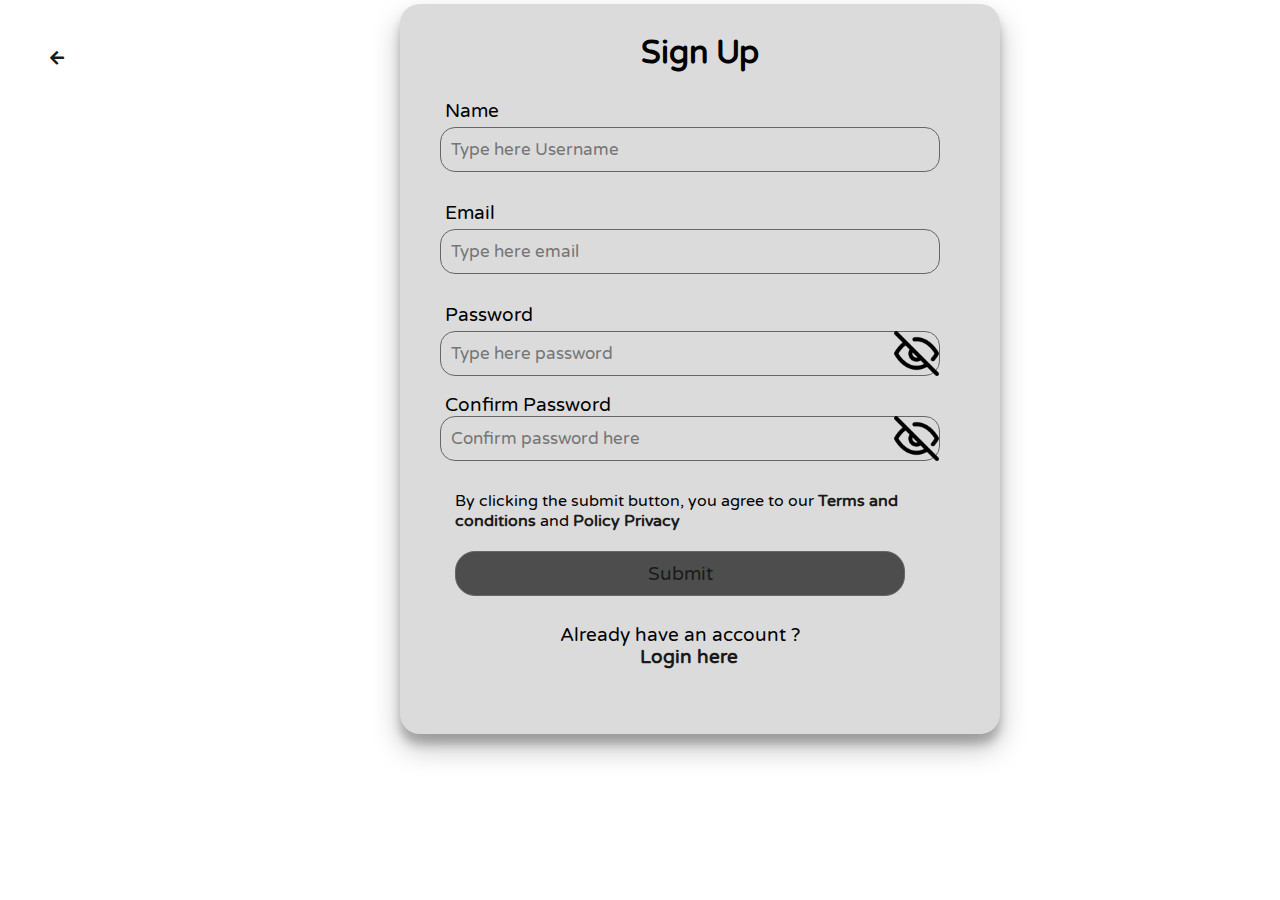
<file: TEKWILL/paginiexterne/signup.html>
<!DOCTYPE html>
<html>

<head>
    <meta charset="UTF-8">
    <meta name="viewport" content="width=device-width, initial-scale=1.0">
    <link rel="shortcut icon" type="x-icon" href="../imagini/NTDblack.png">
    <link rel="stylesheet" href="../css/style.css">
    <link rel="stylesheet" href="https://cdnjs.cloudflare.com/ajax/libs/font-awesome/5.15.2/css/all.min.css">
    <title>Noir Teko Design</title>

</head>

<body>
    <a href="../index.html">
        <i class="fas fa-arrow-left backarrow"></i>
    </a>


    <div class="signup-box">
        <h1 class="h11">Sign Up</h1>
        <form class="form1" id="form1">
            <label class="fonty1 form-label" for="username">Name</label>
            <input type="text" id="username" class="margin-left-l form-input special" placeholder="Type here Username">
            <label class="fonty1 form-label" for="email">Email</label>
            <input type="email" id="email" class="margin-left-l form-input special" placeholder="Type here email">
            <label class="fonty1 form-label">Password</label>
            <div class="eye-r1">
                <input type="password" class="form-input padding-left-l password-signin-box"
                    placeholder="Type here password" id="password">
                <img src="../imagini/eyeclose.png" id="eyecon">
            </div>
            <br>
            <label class="fonty1">Confirm Password</label>
            <div class="eye-r1">
                <input type="password" class="form-input padding-left-l password-signin-box"
                    placeholder="Confirm password here" id="password1">
                <img src="../imagini/eyeclose.png" id="eyecon1">
            </div>
            <p class="pby">By clicking the submit button, you agree to our
                <a href="#" class="text-deco-none">Terms and conditions</a> and <a class="text-deco-none"
                    target="_blank" href="../paginiexterne/privacypolicy.html">Policy Privacy</a>
            </p>
            <input class="form-input button-submit1" type="submit" value="Submit">
        </form>
        <br>
        <p class="already-acc">Already have an account ? <br>
            <a href="../paginiexterne/login.html" class="login-here">Login here</a>
        </p>
    </div>

    <script>
        let eyecon = document.getElementById("eyecon");
        let password = document.getElementById("password");

        eyecon.onclick = function () {
            if (password.type == "password") {
                password.type = "text";
                eyecon.src = "../imagini/eyecopen.png";
                eyecon.style.cssText = "height: 1.3em; width: 2em; margin-right: 10px;";
            } else {
                password.type = "password";
                eyecon.src = "../imagini/eyeclose.png";
                eyecon.style.cssText = "height: 1.8em; width: 2em; margin-right: 10px;";
            }
        };

        let eyecon1 = document.getElementById("eyecon1");
        let password1 = document.getElementById("password1");

        eyecon1.onclick = function () {
            if (password1.type == "password") {
                password1.type = "text";
                eyecon1.src = "../imagini/eyecopen.png";
                eyecon1.style.cssText = "height: 1.3em; width: 2em; margin-right: 10px;";
            } else {
                password1.type = "password";
                eyecon1.src = "../imagini/eyeclose.png";
                eyecon1.style.cssText = "height: 1.8em; width: 2em; margin-right: 10px;";
            }
        };


        document.addEventListener("DOMContentLoaded", function () {
            let form = document.getElementById("form1");
            let username = document.getElementById("username");
            let email = document.getElementById("email");
            let password = document.getElementById("password");
            let password1 = document.getElementById("password1");

            form.addEventListener("submit", function (event) {
                //check
                if (username.value.trim() === "" || email.value.trim() == "" || password.value.trim() === "" || password1.value.trim() === "") {
                    // nu se trimite _<
                    event.preventDefault();
                    //aletrtt
                    alert("Please fill in all fields!");
                }
            });
        });


        //password check
        document.addEventListener("DOMContentLoaded", function () {
            let form = document.getElementById("form1");
            let password = document.getElementById("password");
            let password1 = document.getElementById("password1");

            form.addEventListener("submit", function (event) {
                // chek
                if (password.value !== password1.value) {

                    event.preventDefault();
                    // alert
                    alert("Passwords do not match!");
                }

                // 7
                if (password.value.length < 7) {
                    // x t
                    event.preventDefault();

                    alert("Password must be at least 7 characters long!");
                }
            });
        });

    </script>



</body>

</html>
</file>
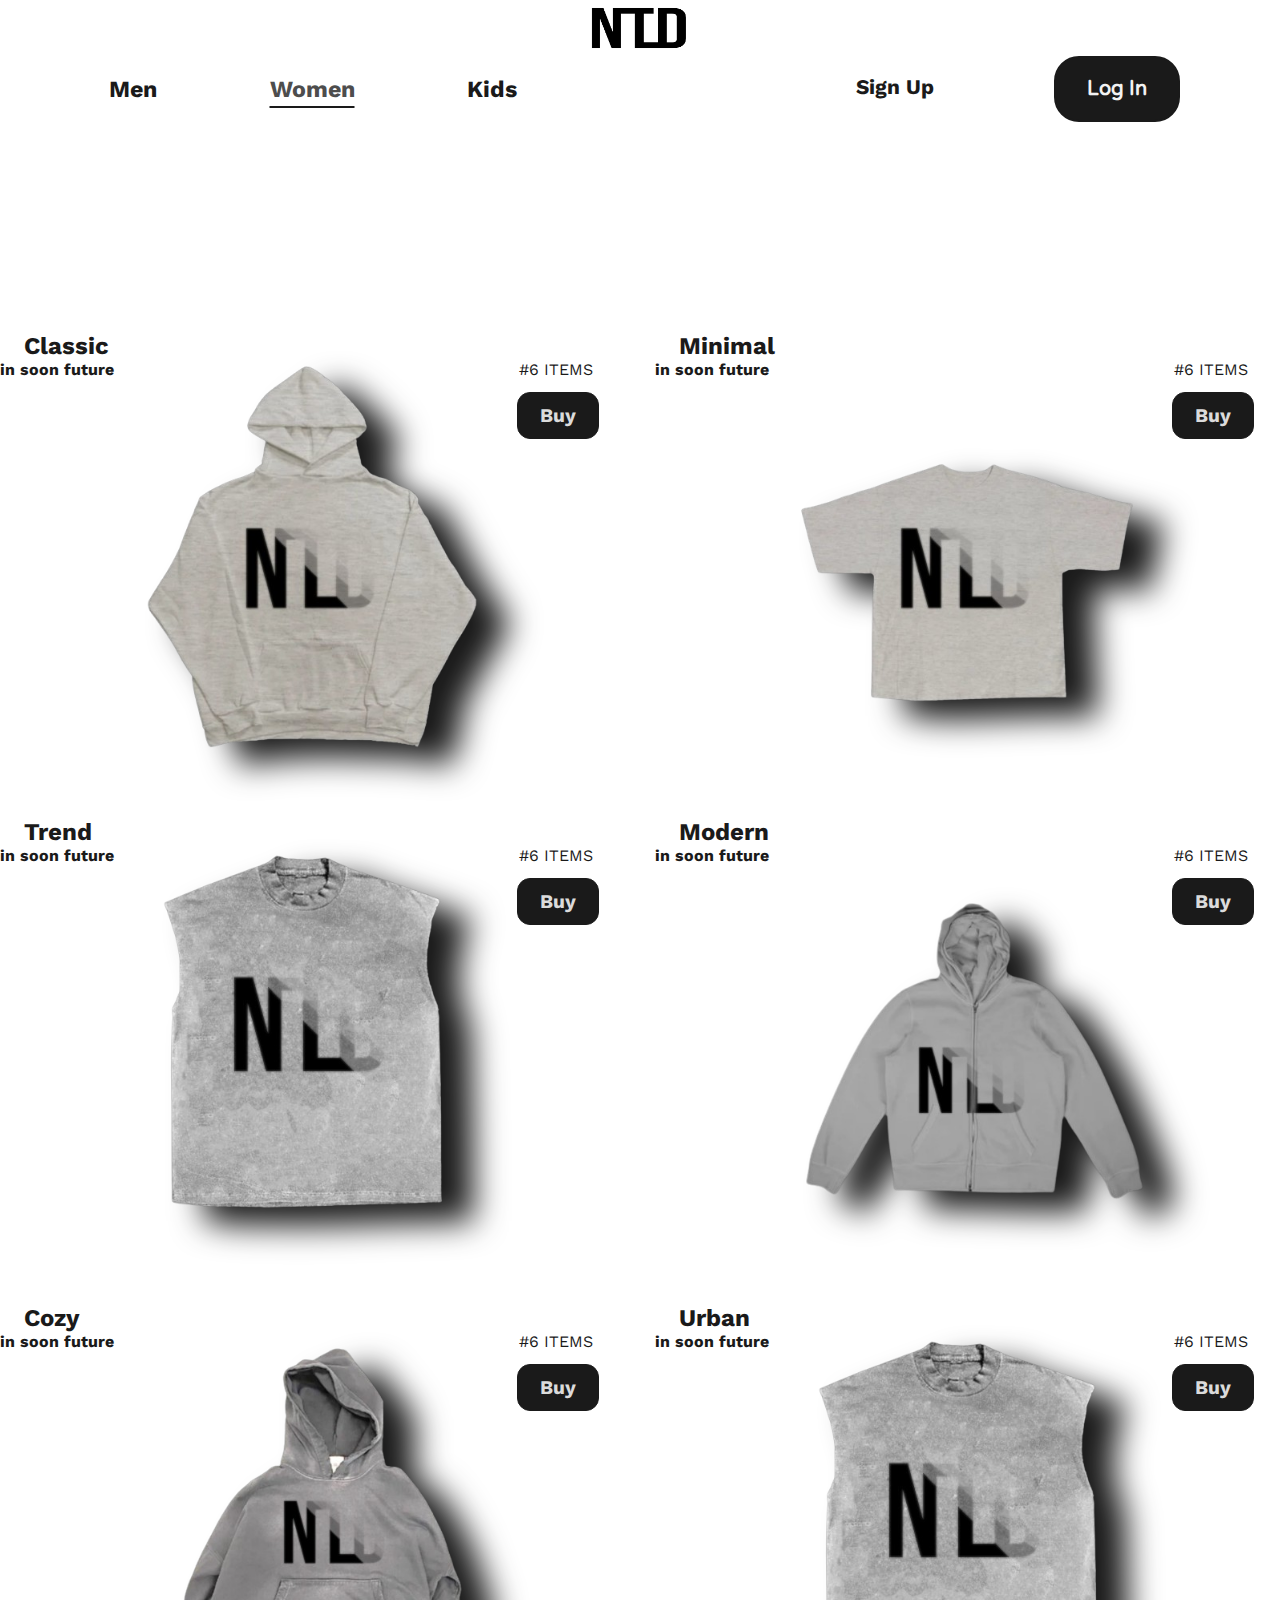
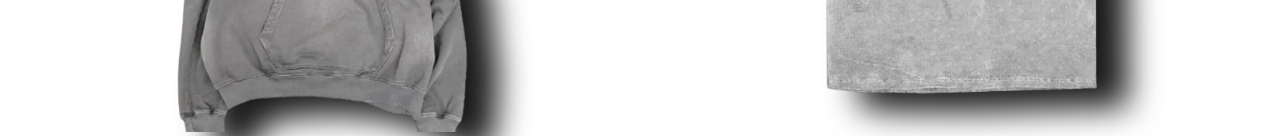
<file: TEKWILL/paginiexterne/Women.html>
<!DOCTYPE html>
<html>

<head>
    <meta charset="UTF-8">
    <meta name="viewport" content="width=device-width, initial-scale=1.0">
    <link rel="shortcut icon" type="x-icon" href="../imagini/NTDblack.png">
    <title>Noir Teko Design</title>

</head>

<link rel="stylesheet" href="../css/style.css">

<body>
    <div class="full-bar">
        <div class="bara-de-navigare">
            <nav style="padding-top: 75px;">
                <a class="navigare ab " href="Men.html">Men</a>
                <a class="womenab " href="Women.html">Women</a>
                <a class="navigare ab " href="Kids.html">Kids</a>
                <a class="login " href="login.html">Log In</a>
                <a class="signup ab " href="signup.html">Sign Up</a>
            </nav>
            <a href="../index.html"><img style="position: relative; top: -100px;" class="special-rez"
                    src="../imagini/NTDblack.png" alt="no alt"></a>
        </div>
    </div>
    <div class="grd">
        <!-- row 1 row 1 row 1 row 1 row 1 row 1 -->
        <div class="">
            <section class="section-1-1">
                <div class="section-1-1_e border">
                    <a href="paginiexterne/NTDHanorac.html">
                        <h2>Classic</h2>
                        <img src="../imagini/img-men1.png" alt="NTD" class="opac-men-img-vein filter_blur">
                        <p>#6 ITEMS</p>
                        <h4>in soon future</h4>
                        <div class="buy-bt_n"><a>Buy</a></div>
                    </a>
                </div>
            </section>
        </div>
        <div class="">
            <section class="section-1-2">
                <div class="section-1-2_e border">
                    <a href="paginiexterne/NTDTricouSimple.html">
                        <h2>Minimal</h2>
                        <img src="../imagini/img-men2.png" alt="NTD" class="opac-men-img-vein filter_blur">
                        <p>#6 ITEMS</p>
                        <h4>in soon future</h4>
                        <div class="buy-bt_n"><a>Buy</a></div>
                    </a>
                </div>
            </section>
        </div>
        <div class="">
            <section class="section-1-3">
                <div class="section-1-3_e border">
                    <a href="paginiexterne/NTDTricouFM.html">
                        <h2>Trend</h2>
                        <img src="../imagini/img-men3.png" alt="NTD" class="opac-men-img-vein filter_blur">
                        <p>#6 ITEMS</p>
                        <h4>in soon future</h4>
                        <div class="buy-bt_n"><a>Buy</a></div>
                    </a>
                </div>
            </section>
        </div>

        <!-- Repetarea structurii de încă două ori, fără secțiunea "Bercut" -->

        <div class="">
            <section class="section-1-4">
                <div class="section-1-4_e border">
                    <a href="paginiexterne/NTDCofta.html">
                        <h2>Modern</h2>
                        <img src="../imagini/img-men4.png" alt="NTD" class="opac-men-img-vein filter_blur">
                        <p>#6 ITEMS</p>
                        <h4>in soon future</h4>
                        <div class="buy-bt_n"><a>Buy</a></div>
                    </a>
                </div>
            </section>
        </div>
        <div class="">
            <section class="section-1-5">
                <div class="section-1-5_e border">
                    <a href="paginiexterne/NTDHanoracGros.html">
                        <h2>Cozy</h2>
                        <img src="../imagini/img-men5.png" alt="NTD" class="opac-men-img-vein filter_blur">
                        <p>#6 ITEMS</p>
                        <h4>in soon future</h4>
                        <div class="buy-bt_n"><a>Buy</a></div>
                    </a>
                </div>
            </section>
        </div>

        <div class="">
            <section class="section-1-6">
                <div class="section-1-6_e border">
                    <a href="paginiexterne/NTDTricouFM.html">
                        <h2>Urban</h2>
                        <img src="../imagini/img-men3.png" alt="NTD" class="opac-men-img-vein filter_blur">
                        <p>#6 ITEMS</p>
                        <h4>in soon future</h4>
                        <div class="buy-bt_n"><a>Buy</a></div>
                    </a>
                </div>
            </section>
        </div>

    </div>
</body>

</html>
</file>
<file: TEKWILL/css/style.css>
@import url('https://fonts.googleapis.com/css2?family=Varela+Round&display=swap');
@import url('https://fonts.googleapis.com/css2?family=Work+Sans:wght@500&display=swap');

* {
    margin: 0;
    padding: 0;
    box-sizing: border-box;
}

.bara-de-navigare {
    width: 100%;
    height: 100px;
    padding-top: 0;
    box-sizing: border-box;
}

.ab {
    position: relative;
    margin: auto;
    min-width: 2.6em;
}

.ab:after {
    content: "";
    position: absolute;
    background-color: #1a1a1a;
    height: 2px;
    width: 0;
    left: 50%;
    transform: translateX(-50%);
    transition: 0.6s;
    bottom: -5px;
}

.ab:hover:after {
    width: 100%;
}

.ab:hover {
    color: #4d4d4d;
    transition: 0.6s;
}

.abb {
    position: relative;
    margin: auto;
    min-width: 2.6em;
}

.abb:after {
    content: "";
    position: absolute;
    background-color: #1a1a1a;
    height: 1.2px;
    width: 0;
    left: 50%;
    transform: translateX(-50%);
    transition: 0.6s;
    bottom: -5px;
}

.abb:hover:after {
    width: 100%;
}

.abb:hover {
    color: #4d4d4d;
    transition: 0.6s;
}

/* mennnnnn pt fie */
.menab {
    position: relative;
    margin: auto;
    min-width: 2.6em;
    font-family: 'Work Sans';
    font-size: 1.45em;
    text-decoration: none;
    color: #4d4d4d;
    margin-left: 4.688em;
    font-weight: bold;
}

.menab:after {
    content: "";
    position: absolute;
    background-color: #1a1a1a;
    height: 2px;
    width: 0;
    left: 50%;
    transform: translateX(-50%);
    bottom: -5px;
}

.menab:after {
    width: 100%;
}

/* womennn pts ft */
.womenab {
    position: relative;
    margin: auto;
    min-width: 2.6em;
    font-family: 'Work Sans';
    font-size: 1.45em;
    text-decoration: none;
    color: #4d4d4d;
    margin-left: 4.688em;
    font-weight: bold;
}

.womenab:after {
    content: "";
    position: absolute;
    background-color: #1a1a1a;
    height: 2px;
    width: 0;
    left: 50%;
    transform: translateX(-50%);
    bottom: -5px;
}

.womenab:after {
    width: 100%;
}

/* kids pt fiw */
.kidsab {
    position: relative;
    margin: auto;
    min-width: 2.6em;
    font-family: 'Work Sans';
    font-size: 1.45em;
    text-decoration: none;
    color: #4d4d4d;
    margin-left: 4.688em;
    font-weight: bold;
}

.kidsab:after {
    content: "";
    position: absolute;
    background-color: #1a1a1a;
    height: 2px;
    width: 0;
    left: 50%;
    transform: translateX(-50%);
    bottom: -5px;
}

.kidsab:after {
    width: 100%;
}

.navigare {
    font-family: 'Work Sans';
    font-size: 1.45em;
    text-decoration: none;
    color: #1a1a1a;
    margin-left: 4.688em;
    font-weight: bold;
}

.imagine-nav {
    margin-left: 850px;
    height: 5.6em;
    width: 8.2em;
    margin-top: 20px;
}

.login {
    font-family: 'Varela Round', 'Work Sans';
    float: right;
    text-decoration: none;
    color: #f2f2f2;
    margin-right: 5em;
    font-weight: bolder;
    font-size: 1.25em;
    border: 2px solid #1a1a1a;
    padding-top: 0.938em;
    padding-bottom: 0.938em;
    padding-left: 1.563em;
    padding-right: 1.563em;
    background-color: #1a1a1a;
    border-radius: 1.25em;
    margin-top: -0.938em;
}

.login:hover {
    transition: 0.6s;
    border: 2px solid #1a1a1a;
    background-color: #fff;
    color: #1a1a1a;
}

.signup {
    font-family: 'Work Sans';
    float: right;
    font-size: 1.3em;
    text-decoration: none;
    color: #1a1a1a;
    font-weight: bold;
    margin-right: 120px;
}

/* PG 1 */

.border-radius {
    border-radius: 10px;
}

.pagina1 {
    margin-top: 25px;
}

.elementoriginal {
    padding: 10px;
    height: 600px;
    width: 420px;
    margin-top: 50px;
    border-radius: 15px;
    box-shadow: rgba(0, 0, 0, 0.35) 0px 5px 15px;
    margin-left: 100px;
}

.elementoriginal:hover {
    cursor: pointer;
}

.elementpentrujos {
    font-family: 'Varela Round';
    font-size: 25px;
    font-weight: bolder;
}

.imagine-joss {
    height: 400px;
    width: 380px;
    padding-left: 14px;
    padding-right: 5px;
    padding-top: 15px;
    border-radius: 10px;
}

.align-items-normal {
    margin-left: 600px;
    margin-top: -420px;
}

.p-pret {
    font-family: 'Varela Round';
    font-weight: bold;
    margin-left: 175px;
    padding-top: 6px;
    font-size: 18px;
}

.text-casuta {
    padding-top: 9px
}

.imagine-bor:hover {
    transition: 0.9s ease-out;
}

/* LOG IN LOG IN LOG IN LOG IN */

.signinbox {
    height: 900px;
    width: 600px;
    box-shadow: rgba(0, 0, 0, 0.25) 0px 14px 28px, rgba(0, 0, 0, 0.22) 0px 10px 10px;
    margin-top: 100px;
    margin-bottom: 100px;
    margin-left: 24.1em;
    margin-right: 683px;
    border-radius: 20px;
    background-color: #dbdbdb;
}

.signinbox2 {
    width: 600px;
    height: 800px;
}


.backarrow {
    color: #1a1a1a;
    padding-left: 50px;
    padding-top: 50px;
    text-decoration: none;
}

.backarrow:hover,
.backarrow:focus {
    color: #1a1a1a;
}

.h1s {
    text-align: center;
    padding: 5%;
    font-family: 'Varela Round';
}

h4 {
    text-align: center;
}

form input {
    width: 100%;
    padding: 2px;
    border: none;
    border: 1px solid #666666;
    border-radius: 5px;
    outline: none;
}

.account-yet {
    text-align: center;
    color: white;
    font-size: 15px;
    margin-top: -10px;
}

.password-signin {
    font-family: 'Varela Round';
    padding-left: 25px;
    margin-top: 30px;
    margin-bottom: 10px;
    font-size: 19px;
}

.email-signin {
    font-family: 'Varela Round';
    margin-top: 30px;
    margin-bottom: 10px;
    padding-left: 20px;
    font-size: 19px;
}

.email-signin-box {
    height: 45px;
    width: 500px;
    background: transparent;
    font-size: 17px;
    margin-left: 45px;
    border-radius: 15px;
    padding-left: 5px;
    outline: none;
}

.password-signin-box {
    width: 500px;
    height: 35px;
    padding: 10px 0;
    border: none;
    outline: none;
    font-size: 22px;
    background: transparent;
}

.eye-r {
    height: 45px;
    width: 500px;
    max-width: 500px;
    margin-left: -20px;
    margin: 0 auto;
    display: flex;
    align-items: center;
    border: 1px solid #666666;
    padding-left: 10px;
    border-radius: 15px;
}

.eye-r input {
    font-family: 'Varela Round';
    font-size: 17px;
}

.eye-r img {
    width: 45px;
}

.button-submit {
    width: 450px;
    height: 45px;
    margin-left: 65px;
    background: #4d4d4d;
    font-size: 19px;
    font-family: 'Varela Round';
    margin-top: 40px;
    border-radius: 20px;
    cursor: pointer;
    transition: 0.6s;

}

.button-submit:hover {
    cursor: pointer;
    background-color: #3c3c3c;
    color: #727272;
    border: 1px solid #1a1a1a;
}

.forgot-password {
    margin-left: 34px;
    text-decoration: none;
    font-family: 'Varela Round';
    font-size: 17px;
    font-weight: bolder;
    color: #1a1a1a;
}

.acouunt-yet {
    margin-top: -10px;
    font-family: 'Varela Round';
    margin-left: 175px;
    text-decoration: none;
    font-size: 18px;
    margin-left: 5.5em;
}

.text-decoration-none {
    text-decoration: none;
}

.signuphere {
    font-weight: bolder;
    color: #1a1a1a;
    margin-left: 50px;
}

.input:hover,
.input:focus {
    border: 2px solid #1a1a1a;
}

/* NOW EXT */

.textinfo {
    box-shadow: rgba(60, 64, 67, 0.3) 0px 1px 2px 0px, rgba(60, 64, 67, 0.15) 0px 1px 3px 1px;
    margin-left: 3em;
    margin-bottom: -16em;
    max-width: 34em;
    padding: 20px;
    border-radius: 1em;
}

.fototovar {
    height: 20em;
    width: 20em;
}

.divprodus {
    margin-left: 770px;
    margin-right: 160px;
}

.button-buy a {
    font-family: sans-serif;
    text-decoration: none;
    color: #1a1a1a;
}

.button-buy {
    border: solid 2px rgb(0, 0, 0);
    border-radius: 2em;
    padding: 5px;
    margin-left: 30em;
    margin-right: 10em;
    margin-top: 2em;
    font-size: 25px;
    text-align: center;
}

.button-buy:hover {
    background-color: rgb(0, 0, 0);
    cursor: pointer;
    transition: 0.69s;
}

.button-buy:hover a {
    color: #f2f2f2;
}

h3 {
    margin-left: 12em;
    margin-bottom: 1em;
}

/* SIGN UP SIGN UP */


.signup-box {
    height: 730px;
    width: 600px;
    box-shadow: rgba(0, 0, 0, 0.25) 0px 14px 28px, rgba(0, 0, 0, 0.22) 0px 10px 10px;
    margin-top: 60px;
    margin-bottom: 50px;
    margin-left: 25em;
    margin-right: 683px;
    border-radius: 20px;
    background-color: #dbdbdb;
}

.h11 {
    text-align: center;
    padding: 5%;
    font-family: 'Varela Round';
}

.form1 {
    max-width: 300px;
    margin-left: 20px;
}

.form-label {
    display: flex;
    margin-top: 20px;
    font-size: 19px;
}

.form-input {
    width: 100%;
    padding-left: 3px;
    border: none;
    border: 1px solid #666666;
    border-radius: 5px;
    outline: none;
    font-family: 'Varela Round';
}

.button-submit1 {
    width: 450px;
    height: 45px;
    margin-left: 35px;
    background-color: #4d4d4d;
    color: #1a1a1a;
    font-size: 19px;
    font-family: 'Varela Round';
    margin-top: 20px;
    border-radius: 20px;
    cursor: pointer;
    transition: 0.7s;

}

.button-submit1:hover {
    cursor: pointer;
    background-color: #3c3c3c;
    color: #727272;
    border: 1px solid #1a1a1a;
}

.fonty1 {
    font-family: 'Varela Round';
    margin-top: 30px;
    margin-bottom: 5px;
    padding-left: 25px;
    font-size: 19px;
}

.already-acc {
    font-size: 19px;
    font-family: 'Varela Round';
    margin-top: 10px;
    margin-left: 160px;
}

.login-here {
    font-size: 19px;
    font-family: 'Varela Round';
    margin-left: 80px;
    text-decoration: none;
    color: #1a1a1a;
    font-weight: bold;
}

.pby {
    font-size: 16px;
    margin-left: 35px;
    font-family: 'Varela Round';
    width: 500px;
    margin-top: 30px;
}

.text-deco-none {
    text-decoration: none;
    font-weight: bold;
    color: #1a1a1a;
}

.backarrow {
    color: #1a1a1a;
    padding-left: 50px;
    padding-top: 50px;
    text-decoration: none;
}

.backarrow:hover,
.backarrow:focus {
    color: #1a1a1a;
}

.eye-r1 {
    height: 45px;
    width: 500px;
    max-width: 500px;
    margin: 0 auto;
    display: flex;
    align-items: center;
    border: 1px solid #666666;
    padding-left: 10px;
    border-radius: 15px;
    margin-left: 20px;
}

.eye-r1 input {
    font-family: 'Varela Round';
    font-size: 17px;
}

.eye-r1 img {
    width: 45px;
}

.password-signin-box {
    width: 500px;
    height: 35px;
    padding: 10px 0;
    border: none;
    outline: none;
    font-size: 22px;
    background: transparent;
}

.special {
    height: 45px;
    width: 500px;
    max-width: 500px;
    margin-left: -20px;
    margin: 0 auto;
    display: flex;
    align-items: center;
    border: 1px solid #666666;
    padding-left: 10px;
    border-radius: 15px;
    background: transparent;
    font-size: 17px;
    font-family: 'Varela Round';
}

.margin-left-l {
    margin-left: 20px;
}


/* pag ext */

.left-part-img {
    margin-left: 200px;
    width: 450px;
    height: 600px;
    margin-top: 200px;
    border-radius: 20px;
    background-color: #f2f2f2;
    box-shadow: rgba(0, 0, 0, 0.25) 0px 14px 28px, rgba(0, 0, 0, 0.22) 0px 10px 10px;
}

.img-p {
    height: 550px;
    width: 370px;
    padding-left: 25px;
}

.infoo-dr {
    box-shadow: rgba(0, 0, 0, 0.25) 0px 14px 28px, rgba(0, 0, 0, 0.22) 0px 10px 10px;
    height: 600px;
    width: 950px;
    float: right;
    margin-right: 205px;
    border-radius: 20px;
    font-size: 34px;
    padding-left: 300px;
    font-family: 'Work Sans';
    font-weight: bolder;
}

/* pag 1 */
.part-full-1234 {
    width: 100%;
    background: url(../imagini/4k4.png);
    background-size: cover;
    max-height: 86em;
    height: 69em;
    padding-top: -3em;
    margin-top: 1em;
}

.part-1-sus {
    width: 1670px;
    height: 850px;
    margin-left: 105px;
    border-radius: 20px;
    padding-top: 40em;
    margin-top: 6em;
    backdrop-filter: blur(4px);
    box-shadow: rgba(0, 0, 0, 0.25) 0px 14px 28px, rgba(0, 0, 0, 0.22) 0px 10px 10px;
}

.noirtekodg1 {
    font-size: 56px;
    margin-top: -10em;
}

.noirtekodg1 img {
    margin: 0;
    padding-left: 2.5em;
}

.text-r1 {
    font-family: 'Work Sans';
    font-size: 20px;
    font-weight: bold;
    margin-left: 3em;
    margin-top: 5em;
    letter-spacing: 1.2px;
    line-height: 28px;
}

.img-1 {
    float: right;
    margin-right: 50px;
    margin-right: 85px;
    height: 40em;
    margin-top: -33em;
}

.img-p-1 img {
    padding-left: 1.5em;
    padding-right: 2em;
    filter: drop-shadow(2em 1.3em 1.5em #1a1a1a);
}

/* footer */

.footer {
    height: 300px;
    background-color: #1a1a1a;
    color: #fdfdfd;
    font-size: 17.5px;
    font-family: 'Work Sans';
    display: flex;
}

.clasa-footer p {
    margin-left: -12em;
    margin-bottom: -1em;

}

.mlk {
    padding-left: 20em;
}

.icon-insta,
.icon-google,
.icon-facebook {
    height: 55px;
    margin-top: 86px;
    margin-left: 0.9em;
    transition: 0.6s;
}

.icon-facebook:hover,
.icon-google:hover,
.icon-insta:hover {
    cursor: pointer;
}

.clasa-footer p {
    padding-top: 50px;
    padding-left: 34.1em;
    font-family: 'Work Sans';
    font-size: 25px;
}

/* .copy-right {
    float: right;
    display: flex;
    margin-left: 18em;
    margin-top: 15em;
} */

.buton-pp-1 {
    margin-top: 7em;
    float: right;
    margin-right: -34em;
    padding: 20px 25px 20px 25px;
    border: 1px solid #1a1a1a;
    border-radius: 1.3em;
    background-color: #1a1a1a;

}

.buton-pp-1:hover {
    transition: 0.3s;
    background-color: #dbdbdb;
    cursor: pointer;
}

.buton-pp-1:hover a {
    transition: 0.3s;
    color: #1a1a1a;
    cursor: pointer;
}

.buton-pp-1:hover i {
    transition: 0.3s;
    color: #1a1a1a;
    cursor: pointer;
}

.our-socials-p-- {
    width: 300px;
    margin-left: 5em;
    font-size: 24px;

}

.div-shopn {
    font-family: 'Varela Round';
    text-decoration: none;
    font-size: 1.4em;
    color: #dbdbdb;
    font-weight: bold;
    letter-spacing: 1.5px;
}

.fa-arrow-right {
    color: #dbdbdb;
}

.footer ul {
    list-style-type: none;
    padding: 0;
}

.font-f a {
    margin: 0 auto;
    line-height: 1.6em;
    margin-left: 4em;
    text-decoration: none;
    color: #dbdbdb;
    width: 300px;
}

.font-f a:hover {
    text-decoration: underline;
}

.li-1 {
    padding-left: 3em;
    padding-top: 3em;
    font-size: 1.3em;
}

.li-2 {
    padding-top: 1em;
}

.harta-footer iframe {
    margin-right: 1em;
    margin-top: -4em;
    border: none;
    display: flex;
    padding-top: 100px;
}

.harta-footer {
    display: flex;
    justify-content: end;
}

/* OTHERS OTHERS OTHERS */

.border {
    transition: .5s ease;
}

.border:hover {
    box-shadow: 0 0 0 2.5px #1a1a1a;
    transition: .5s ease;
    cursor: pointer;
}

.bottom_top {
    margin-bottom: 8em;
    margin-top: -2em;
}

.grd {
    display: grid;
    grid-template-columns: 33.33% 33.33% 33.33%;
    grid-template-rows: auto;
    width: 1300px;
    height: 500px;
    margin-top: 13em;
    margin-left: 10em;
    grid-column-gap: 12em;
}

.grd a {
    text-decoration: none;
    color: #1a1a1a;
    font-family: 'Work Sans';
}

.grd h2 {
    padding-top: 1em;
    padding-left: 1em;
}

.grd p {
    float: right;
    padding-right: 2em;
}

.grd h4 {
    float: inline-start;
}

.buy-bt_n {
    margin-top: 2em;
    padding: 0.7em 2.5em 0.7em 2.5em;
    width: 5em;
    float: right;
    border-radius: 13px;
    border: 1px solid #1a1a1a;
    background-color: #1a1a1a;
    margin-right: -5em;
    transition: .8s ease;
}

.buy-bt_n a {
    color: #dbdbdb;
    margin-left: -9px;
    font-family: 'Work Sans';
    font-size: 1.2em;
    font-weight: 700;
    transition: 0.7s ease;
}

.buy-bt_n:hover {
    background-color: #dbdbdb;
}

.buy-bt_n:hover a {
    color: #1a1a1a;
}

.section-1-1 {
    grid-column: 1;
}

.opac-men-img-vein {
    top: 0;
    position: relative;
    left: 0;
    opacity: 1;
    height: 25em;
}

.section-1-2 {
    grid-column: 2;
}

.section-1-3 {
    grid-column: 3;
}

.filter_blur {
    filter: drop-shadow(2em 1.2em 1em #1a1a1a);
}

/* row 2 row 2 row 2 row 2 row 2 */
.section-1-4 {
    grid-column: 1;
    grid-row: 2;
    margin-top: 19em;
}

.section-1-5 {
    grid-column: 2;
    grid-row: 2;
    margin-top: 19em;
}

.section-1-6 {
    grid-column: 3;
    grid-row: 2;
    margin-top: 19em;
}

/* ---------------------------------------------------------------------------------------------------------------
  



  
                        
                                                  Responsive



  
  ------------------------------------------------------------------------------------------------------------------ */



/* Stiluri pentru bara de navigare la ecranele mai mici de 1440px */
@media screen and (max-width: 1440px) {
    @import url('https://fonts.googleapis.com/css2?family=Varela+Round&display=swap');
    @import url('https://fonts.googleapis.com/css2?family=Work+Sans:wght@500&display=swap');

    * {
        margin: 0;
        padding: 0;
        box-sizing: border-box;
    }

    .logo {
        display: flex;
        justify-content: center;
        align-items: center;
    }

    .imagine-nav {
        margin-left: -0.2em;

    }

    .part-1-sus {
        overflow: hidden;
    }

    .part-1-sus {
        width: 1325px;
        max-width: 1440px;
        margin: 0 auto;
        box-sizing: border-box;
        margin-left: 20px;
    }

    .part-full-1234 {
        display: flex;
        justify-content: space-between;
        align-items: center;
    }

    .text-r1 {
        flex: 1;
        padding-right: 20px;
        max-width: 655px;
    }

    .img-p-1 {
        flex: 1;
        display: flex;
        justify-content: right;
    }

    .img-1 {
        max-width: 100%;
        height: 34em;
        margin-right: -1em;
        margin-bottom: -10em;
    }

    .footer {
        height: 400px;
    }

    .footer-r {
        margin-left: -50px;
        width: 600px;
        height: 300px;
        display: flex;
        justify-content: space-between;
        align-items: center;
    }

    .mlk {
        padding-left: 6em;
    }

    .icon-facebook,
    .icon-google,
    .icon-insta {
        padding-top: -1em;
        height: 55px;
    }

    .clasa-footer {
        margin-right: -100px;
        height: 300px;
    }

    .harta-footer iframe {
        margin-bottom: -5em;
        margin-right: -45em;

    }

    .footer-section {
        flex: 1;
    }

    .our-socials-p-- {
        margin-top: 3em;
    }

    .special-rez {
        margin-left: 45%;
        height: 5.6em;
        width: 8.2em;
        margin-top: -20px;
        /*  */
    }
    
    .grd {
        display: grid;
        grid-template-columns: repeat(2, 1fr);
        gap: 30px;
        margin: 13em auto 0;
        width: auto;
        max-width: 1300px;
    }
    
    .buy-bt_n{
        margin-bottom: -10em;
    }
    
    .section-1-1, .section-1-2, .section-1-3, .section-1-4, .section-1-5, .section-1-6 {
        display: flex;
        flex-direction: column;
        margin: 0;
        padding: 0;
    }
    
    .parent-copy {
        position: relative;
    }
    
    .copy-right {
        position: absolute;
        bottom: 0;
        width: 400px;
        font-size: 16px;
        margin-bottom:40px ;
        right: 0;
    }
    
    .signup-box{
        margin-top: -4em;
    }

    .h11{
        margin-bottom: -1em;
    }
    
    .signinbox{
        margin-top: -3em;
        height: 600px;
   }
}
</file>
